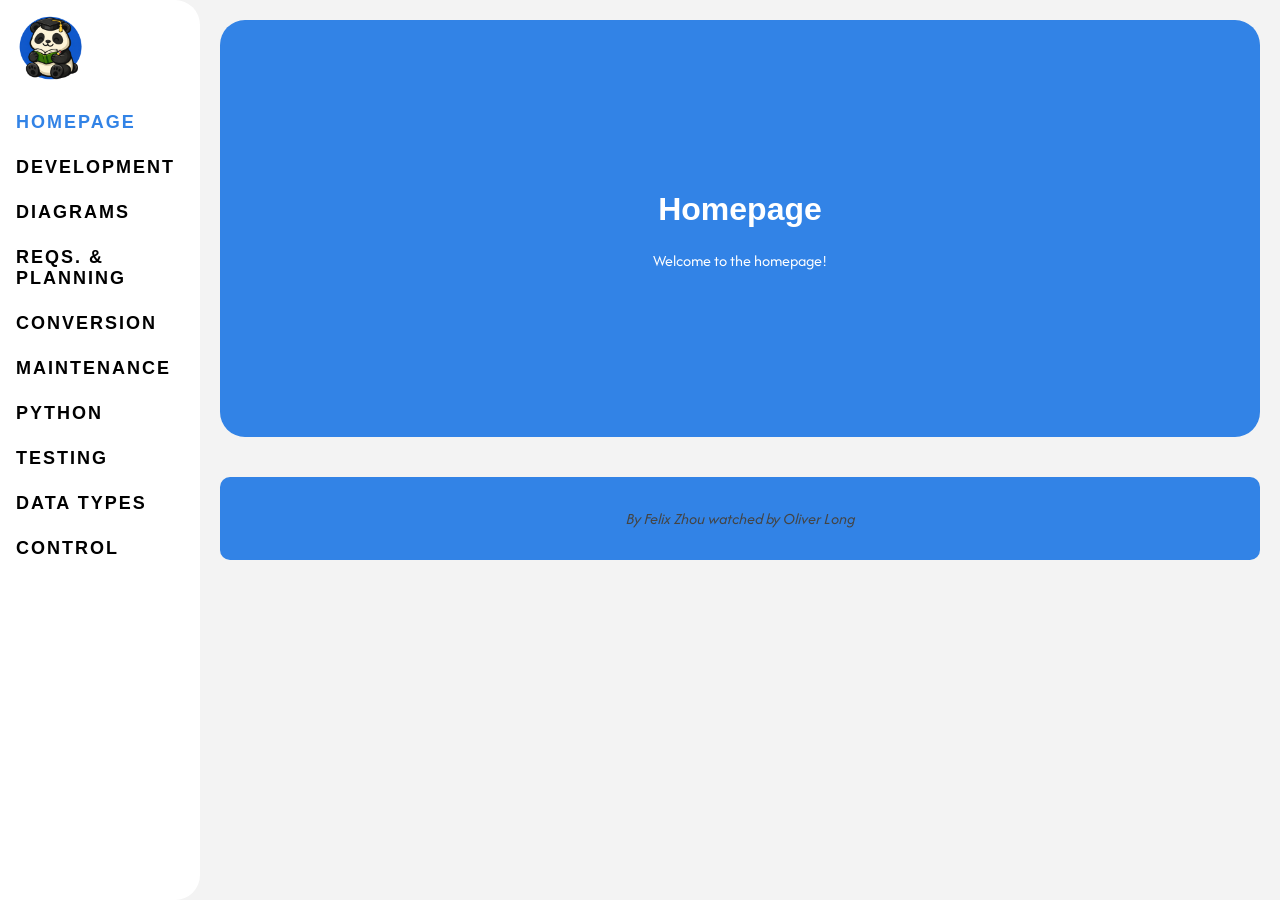
<file: index.html>
<!DOCTYPE html>
<html lang="en">
<head>
    <meta charset="UTF-8">
    <meta name="viewport" content="width=device-width, initial-scale=1.0">
    <title>Homepage</title>
    <link rel="stylesheet" href="Stylesheet.css">
    <link href='https://fonts.googleapis.com/css?family=Bubblegum Sans' rel='stylesheet'>
    <link href="https://fonts.googleapis.com/css2?family=Afacad:wght@400;700&display=swap" rel="stylesheet">
</head>
<body>
    
    <ul class="sidebar">
        <img src="Images/Study-Panda.png" id="logo" alt="Website Logo">
        <li><a class="active" href="index.html"><strong>Homepage</strong></a></li>
        <li><a href="Development.html"><strong>Development</strong></a></li>
        <li><a href="Diagrams.html"><strong>Diagrams</strong></a></li>
        <li><a href="Requirement+projectplanning.html"><strong>Reqs. & Planning</strong></a></li>
        <li><a href="Conversion.html"><strong>Conversion</strong></a></li>
        <li><a href="Maintenance.html"><strong>Maintenance</strong></a></li>
        <li><a href="Python.html"><strong>Python</strong></a></li>
        <li><a href="Testing.html"><strong>Testing</strong></a></li>
        <li><a href="Data-Types.html"><strong>Data Types</strong></a></li>
        <li><a href="Control.html"><strong>Control</strong></a></li>
    </ul>

    <div class="main-content">
        <header id="header">
            <h1>Homepage</h1>
            <p style="color: white;">Welcome to the homepage!</p>
        </header>


        <footer id="footer">
            <p>By Felix Zhou watched by Oliver Long</p>
        </footer>
    </div>

</body>
</html>
</file>
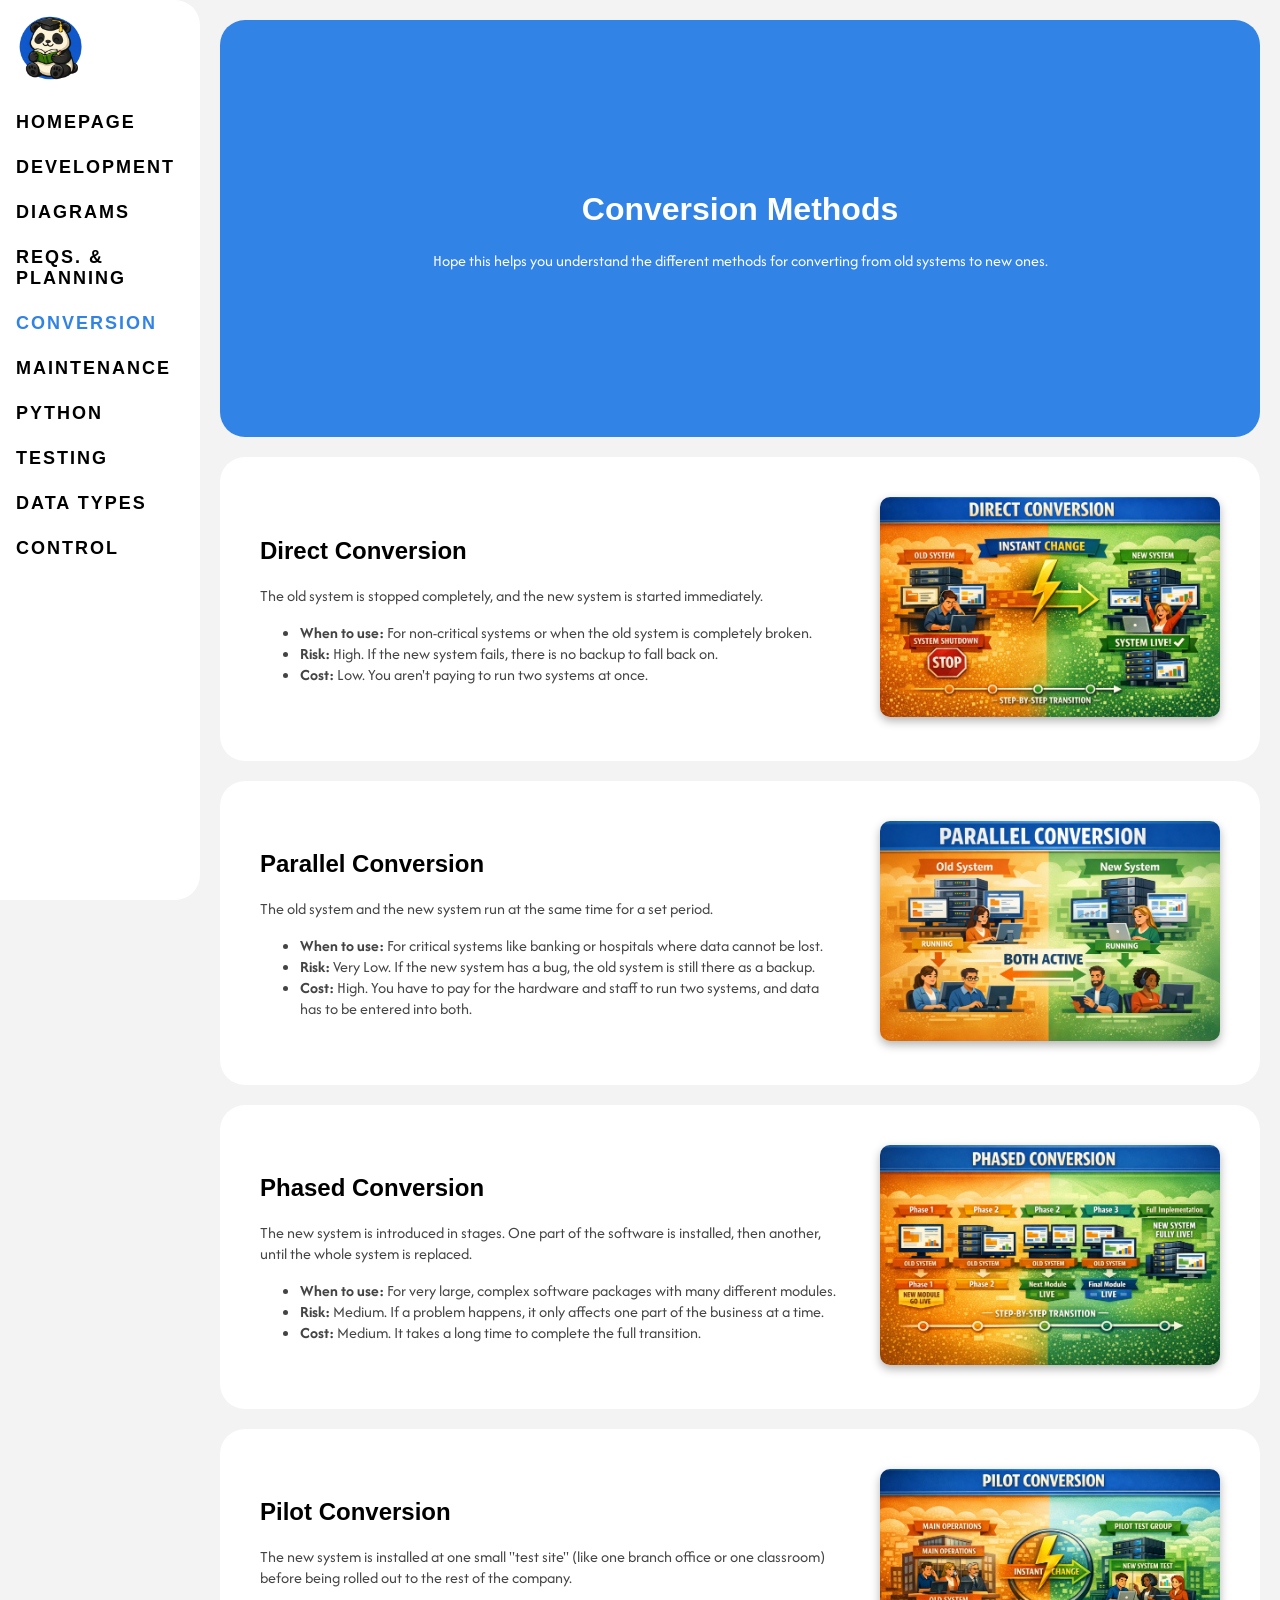
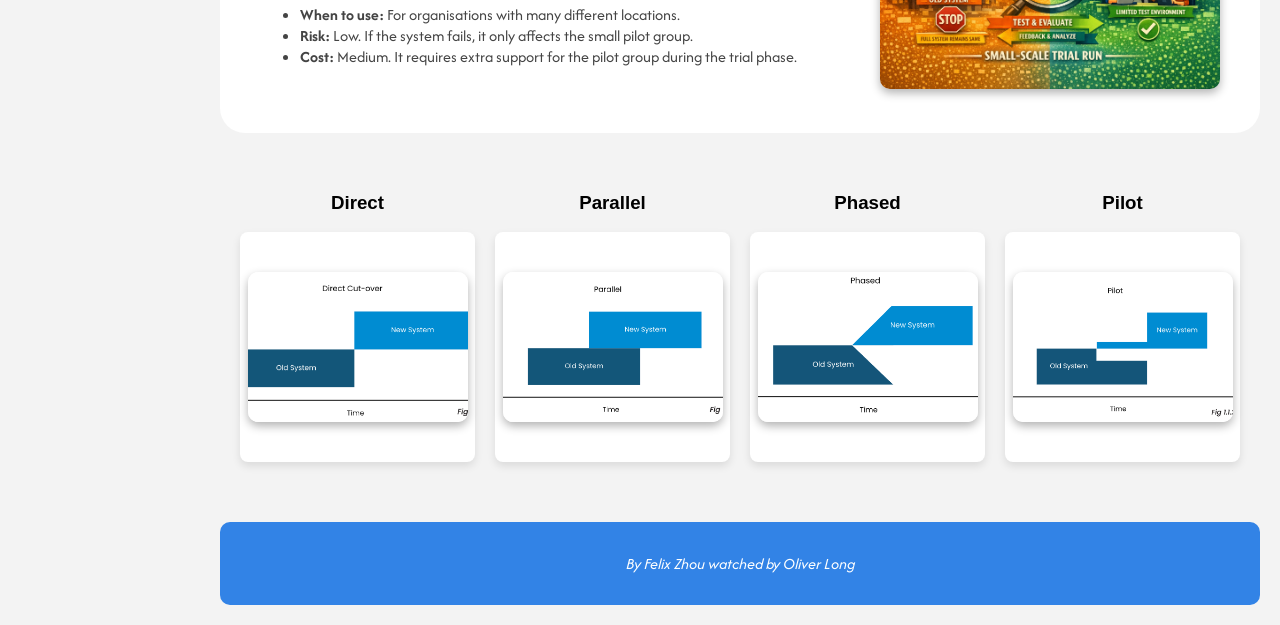
<file: Conversion.html>
<!DOCTYPE html>
<html lang="en">
<head>
    <meta charset="UTF-8">
    <meta name="viewport" content="width=device-width, initial-scale=1.0">
    <title>Consersion Methods</title>
    <link rel="stylesheet" href="Stylesheet.css">
    <link href="https://fonts.googleapis.com/css2?family=Afacad:wght@400;700&display=swap" rel="stylesheet">
</head>
<body>
    
    <ul class="sidebar">
        <img src="Images/Study-Panda.png" id="logo" alt="Website Logo">
        <li><a href="index.html"><strong>Homepage</strong></a></li>
        <li><a href="Development.html"><strong>Development</strong></a></li>
        <li><a href="Diagrams.html"><strong>Diagrams</strong></a></li>
        <li><a href="Requirement+projectplanning.html"><strong>Reqs. & Planning</strong></a></li>
        <li><a class="active" href="Conversion.html"><strong>Conversion</strong></a></li>
        <li><a href="Maintenance.html"><strong>Maintenance</strong></a></li>
        <li><a href="Python.html"><strong>Python</strong></a></li>
        <li><a href="Testing.html"><strong>Testing</strong></a></li>
        <li><a href="Data-Types.html"><strong>Data Types</strong></a></li>
        <li><a href="Control.html"><strong>Control</strong></a></li>
    </ul>

    <div class="main-content">
        <header id="header">
            <h1>Conversion Methods</h1>
            <p style="color: white;">Hope this helps you understand the different methods for converting from old systems to new ones.</p>
        </header>

        <section id="Information-section">
        <div class="flex-container">
        <div class="text-content">
            <h2>Direct Conversion</h2>
            <p>The old system is stopped completely, and the new system is started immediately.</p>
            <ul>
                <li><strong>When to use:</strong> For non-critical systems or when the old system is completely broken.</li>
                <li><strong>Risk:</strong> High. If the new system fails, there is no backup to fall back on.</li>
                <li><strong>Cost:</strong> Low. You aren't paying to run two systems at once.</li>
            </ul>
        </div>
        <div class="image-content">
            <img src="Images/Direct.png" id="Conversion-img" alt="Direct Conversion Diagram">
        </div>
        </div>
        </section>      

        <section id="Information-section">
        <div class="flex-container">
        <div class="text-content">
            <h2>Parallel Conversion</h2>
            <p>The old system and the new system run at the same time for a set period.</p>
            <ul>
                <li><strong>When to use:</strong> For critical systems like banking or hospitals where data cannot be lost.</li>
                <li><strong>Risk:</strong> Very Low. If the new system has a bug, the old system is still there as a backup.</li>
                <li><strong>Cost:</strong> High. You have to pay for the hardware and staff to run two systems, and data has to be entered into both.</li>
            </ul>
            </div>
        <div class="image-content">
            <img src="Images/Parallel.png" id="Conversion-img" alt="Parallel Conversion Diagram">
        </div>
        </div>
        </section>

        <section id="Information-section">
        <div class="flex-container">
        <div class="text-content">
            <h2>Phased Conversion</h2>
            <p>The new system is introduced in stages. One part of the software is installed, then another, until the whole system is replaced.</p>
            <ul>
                <li><strong>When to use:</strong> For very large, complex software packages with many different modules.</li>
                <li><strong>Risk:</strong> Medium. If a problem happens, it only affects one part of the business at a time.</li>
                <li><strong>Cost:</strong> Medium. It takes a long time to complete the full transition.</li>
            </ul>
        </div>
        <div class="image-content">
            <img src="Images/Phased.png" id="Conversion-img" alt="Phased Conversion Diagram">
        </div>
        </div>
        </section>

        <section id="Information-section">
        <div class="flex-container">
        <div class="text-content">
            <h2>Pilot Conversion</h2>
            <p>The new system is installed at one small "test site" (like one branch office or one classroom) before being rolled out to the rest of the company.</p>
            <ul>
                <li><strong>When to use:</strong> For organisations with many different locations.</li>
                <li><strong>Risk:</strong> Low. If the system fails, it only affects the small pilot group.</li>
                <li><strong>Cost:</strong> Medium. It requires extra support for the pilot group during the trial phase.</li>
            </ul>
        </div>
        <div class="image-content">
            <img src="Images/Pilot.png" id="Conversion-img" alt="Pilot Conversion Diagram">
        </div>
        </div>
        </section>

        <section id="conversion-diagrams">
        <div class="boxes-wrapper">
        <div class="boxes-item">
            <h3>Direct</h3>
            <div class="white-container">
                <img src="Images/Direct-Diagram.png" id="Conversion2-img" alt="Direct Conversion Diagram">
            </div>
        </div>

        <div class="boxes-item">
            <h3>Parallel</h3>
            <div class="white-container">
                <img src="Images/Parallel-Diagram.png" id="Conversion2-img" alt="Parallel Conversion Diagram">
            </div>
        </div>

        <div class="boxes-item">
            <h3>Phased</h3>
            <div class="white-container">
                <img src="Images/Phased-Diagram.png" id="Conversion2-img"alt="Phased Conversion Diagram">
            </div>
        </div>

        <div class="boxes-item">
            <h3>Pilot</h3>
            <div class="white-container">
                <img src="Images/Pilot-Diagram.png" id="Conversion2-img" alt="Pilot Conversion Diagram">
            </div>
        </div>

        </div>
        </section>

        <footer id="footer">
            <p style="color: white;">By Felix Zhou watched by Oliver Long</p>
        </footer>
    </div>

</body>
</html>
</file>
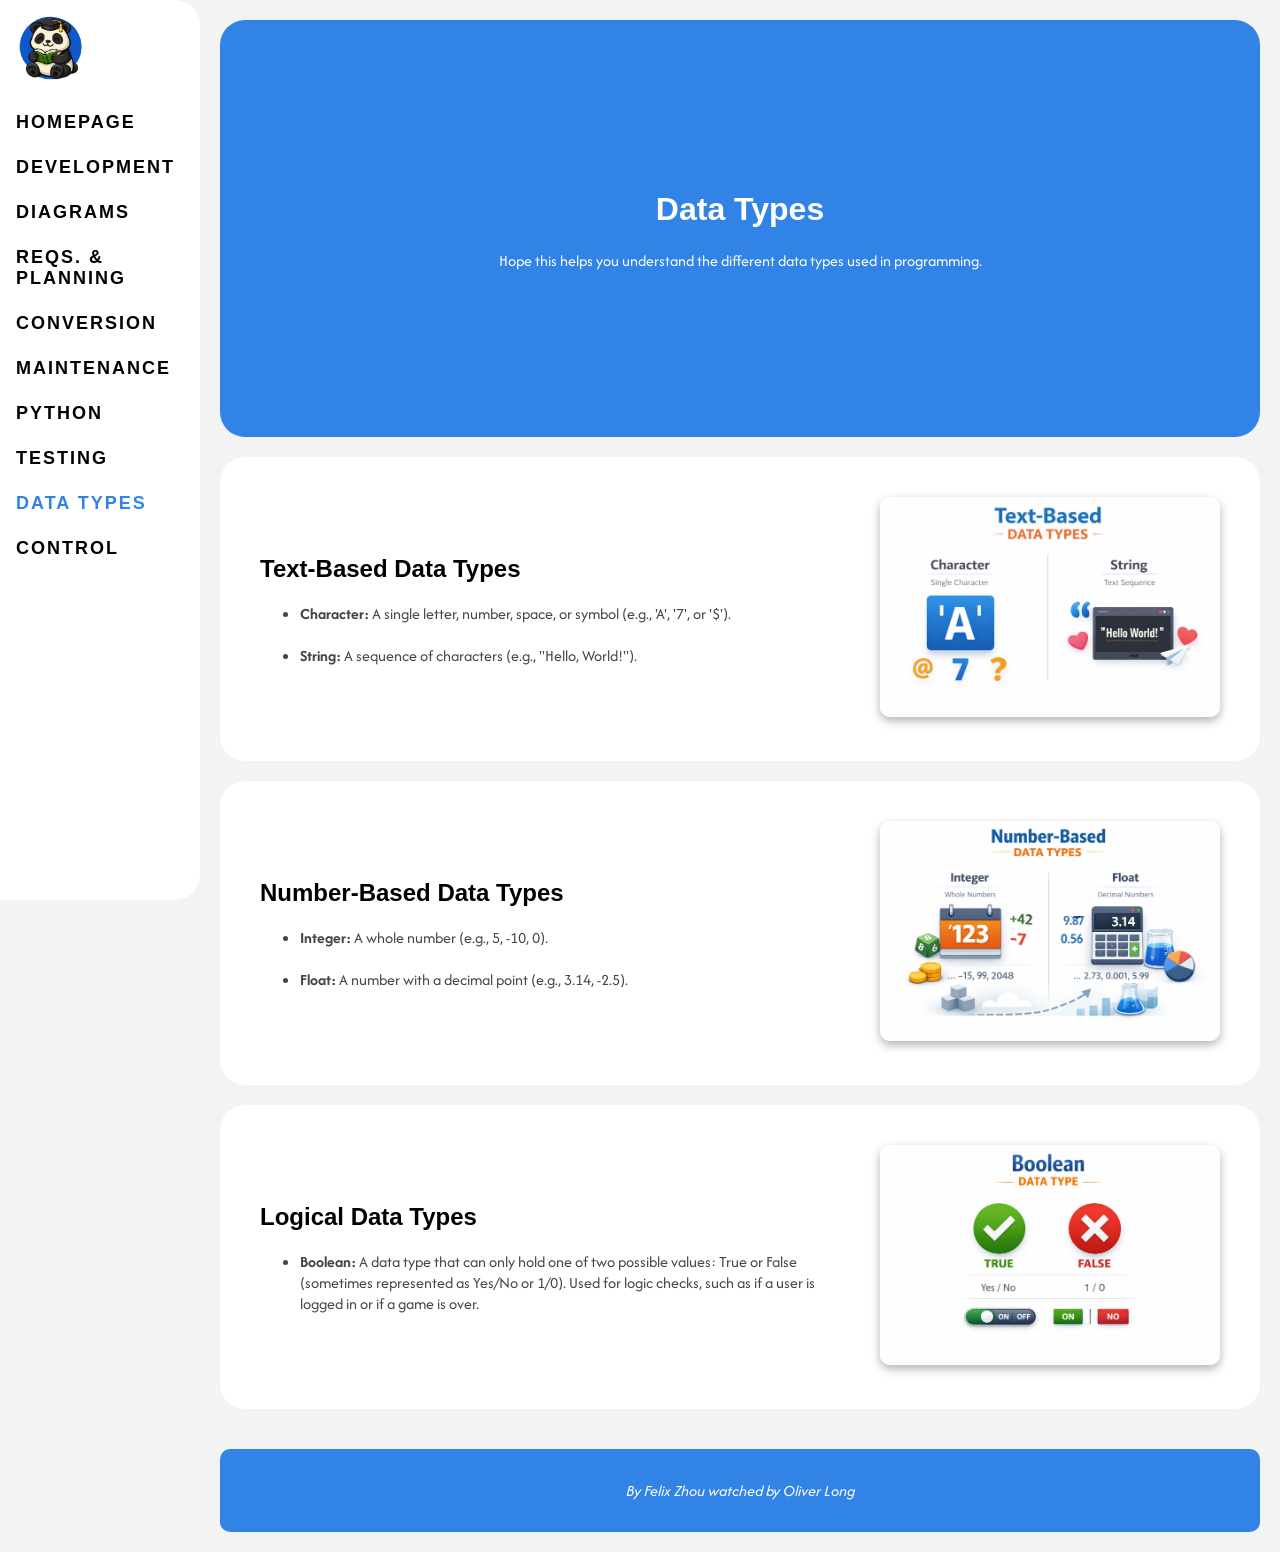
<file: Data-Types.html>
<!DOCTYPE html>
<html lang="en">
<head>
    <meta charset="UTF-8">
    <meta name="viewport" content="width=device-width, initial-scale=1.0">
    <title>Data Types</title>
    <link rel="stylesheet" href="Stylesheet.css">
    <link href="https://fonts.googleapis.com/css2?family=Afacad:wght@400;700&display=swap" rel="stylesheet">
</head>
<body>
    
    <ul class="sidebar">
        <img src="Images/Study-Panda.png" id="logo" alt="Website Logo">
        <li><a href="index.html"><strong>Homepage</strong></a></li>
        <li><a href="Development.html"><strong>Development</strong></a></li>
        <li><a href="Diagrams.html"><strong>Diagrams</strong></a></li>
        <li><a href="Requirement+projectplanning.html"><strong>Reqs. & Planning</strong></a></li>
        <li><a href="Conversion.html"><strong>Conversion</strong></a></li>
        <li><a href="Maintenance.html"><strong>Maintenance</strong></a></li>
        <li><a href="Python.html"><strong>Python</strong></a></li>
        <li><a href="Testing.html"><strong>Testing</strong></a></li>
        <li><a class="active" href="Data-Types.html"><strong>Data Types</strong></a></li>
        <li><a href="Control.html"><strong>Control</strong></a></li>
    </ul>

    <div class="main-content">
        <header id="header">
            <h1>Data Types</h1>
            <p style="color: white;">Hope this helps you understand the different data types used in programming.</p>
        </header>

        <section id="Information-section">
        <div class="flex-container">
        <div class="text-content">
            <h2>Text-Based Data Types</h2>
            <ul>
                <li><strong>Character:</strong> A single letter, number, space, or symbol (e.g., 'A', '7', or '$').</li>
                <br>
                <li><strong>String:</strong> A sequence of characters (e.g., "Hello, World!").</li>
            </ul>
        </div>
        <div class="image-content">
            <img src="Images/Text-Based.png" id="Req-img" alt="Text-Based Data Types Diagram">
        </div>
        </div>
        </section>      

        <section id="Information-section">
        <div class="flex-container">
        <div class="text-content">
            <h2>Number-Based Data Types</h2>
            <ul>
                <li><strong>Integer:</strong> A whole number (e.g., 5, -10, 0).</li>
                <br>
                <li><strong>Float:</strong> A number with a decimal point (e.g., 3.14, -2.5).</li>
            </ul>
            </div>
        <div class="image-content">
            <img src="Images/Number-Based.png" id="Req-img" alt="Number-Based Data Types Diagram">
        </div>
        </div>
        </section>

        <section id="Information-section">
        <div class="flex-container">
        <div class="text-content">
            <h2>Logical Data Types</h2>
            <ul>
                <li><strong>Boolean:</strong> A data type that can only hold one of two possible values: True or False (sometimes represented as Yes/No or 1/0). Used for logic checks, such as if a user is logged in or if a game is over.</li>
            </ul>
        </div>
        <div class="image-content">
            <img src="Images/Boolean.png" id="Req-img" alt="Boolean Data Type Diagram">
        </div>
        </div>
        </section>

        <footer id="footer">
            <p style="color: white;">By Felix Zhou watched by Oliver Long</p>
        </footer>
    </div>

</body>
</html>
</file>
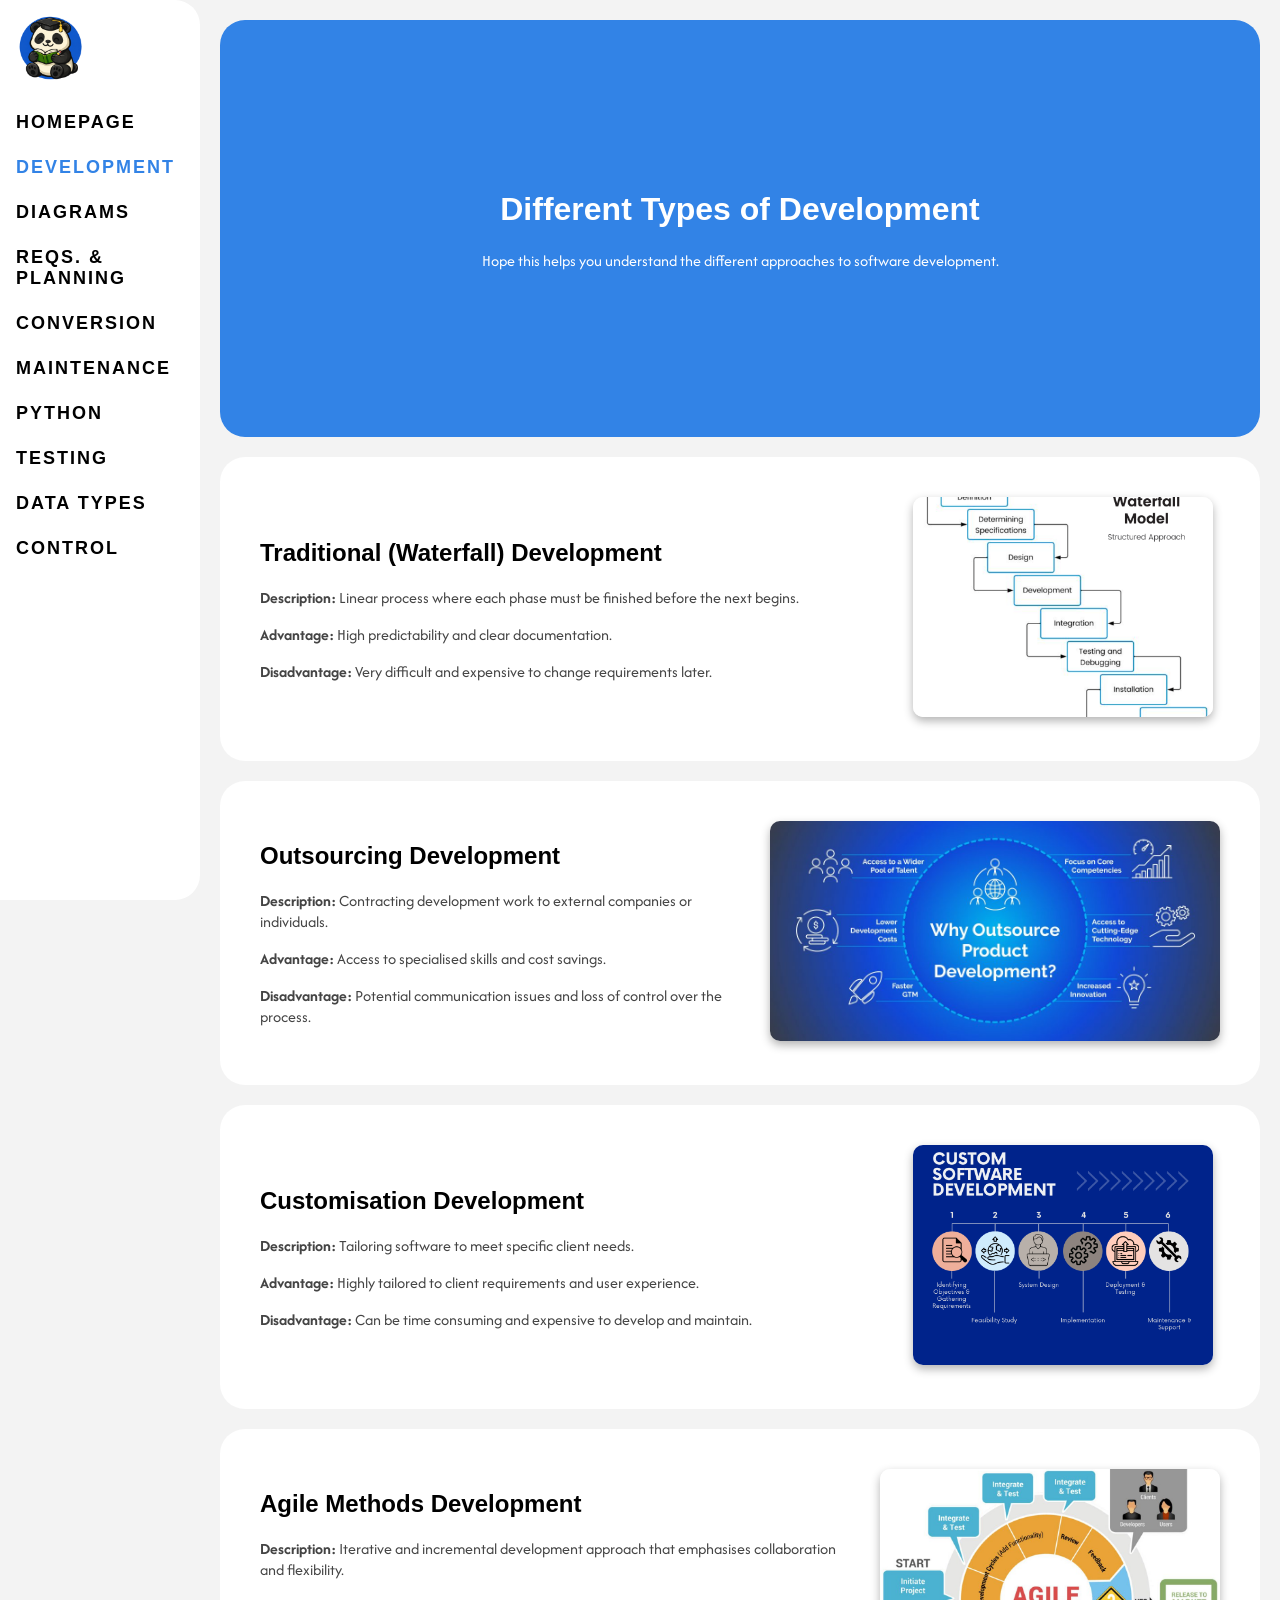
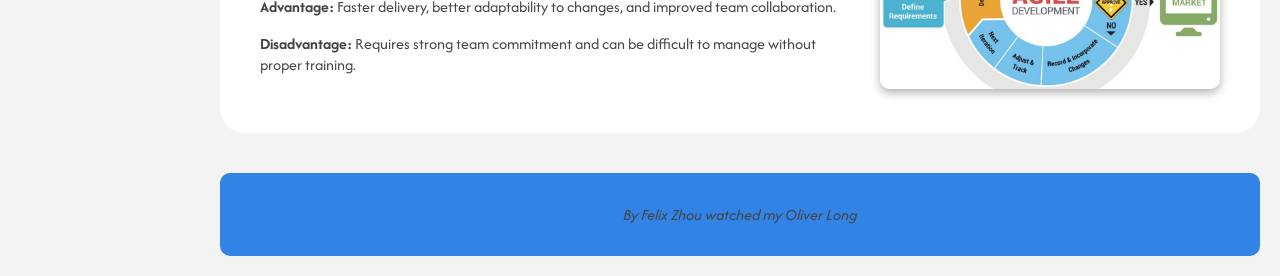
<file: Development.html>
<!DOCTYPE html>
<html lang="en">
<head>
    <meta charset="UTF-8">
    <meta name="viewport" content="width=device-width, initial-scale=1.0">
    <title>Different Types of Development</title>
    <link rel="stylesheet" href="Stylesheet.css">
    <link href="https://fonts.googleapis.com/css2?family=Afacad:wght@400;700&display=swap" rel="stylesheet">
</head>
<body>
    
    <ul class="sidebar">
        <img src="Images/Study-Panda.png" id="logo" alt="Website Logo">
        <li><a href="index.html"><strong>Homepage</strong></a></li>
        <li><a class="active" href="Development.html"><strong>Development</strong></a></li>
        <li><a href="Diagrams.html"><strong>Diagrams</strong></a></li>
        <li><a href="Requirement+projectplanning.html"><strong>Reqs. & Planning</strong></a></li>
        <li><a href="Conversion.html"><strong>Conversion</strong></a></li>
        <li><a href="Maintenance.html"><strong>Maintenance</strong></a></li>
        <li><a href="Python.html"><strong>Python</strong></a></li>
        <li><a href="Testing.html"><strong>Testing</strong></a></li>
        <li><a href="Data-Types.html"><strong>Data Types</strong></a></li>
        <li><a href="Control.html"><strong>Control</strong></a></li>
    </ul>

    <div class="main-content">
        <header id="header">
            <h1>Different Types of Development</h1>
            <p style="color: white;">Hope this helps you understand the different approaches to software development.</p>
        </header>

        <section id="Information-section">
        <div class="flex-container">
        <div class="text-content">
            <h2>Traditional (Waterfall) Development</h2>
            <p><strong>Description:</strong> Linear process where each phase must be finished before the next begins.</p>
            <p><strong>Advantage:</strong> High predictability and clear documentation.</p>
            <p><strong>Disadvantage:</strong> Very difficult and expensive to change requirements later.</p>
            </div>
        <div class="image-content">
            <img src="Images/Waterfall.png" id="waterfall-img" alt="Waterfall Model Diagram">
        </div>
        </div>
        </section>

        <section id="Information-section">
        <div class="flex-container">
        <div class="text-content">
            <h2>Outsourcing Development</h2>
            <p><strong>Description:</strong> Contracting development work to external companies or individuals.</p>
            <p><strong>Advantage:</strong> Access to specialised skills and cost savings.</p>
            <p><strong>Disadvantage:</strong> Potential communication issues and loss of control over the process.</p>
            </div>
        <div class="image-content">
            <img src="Images/Outsourcing.jpg" id="outsourcing-img" alt="Outsourcing Development Diagram">
        </div>
        </div>
        </section>

        <section id="Information-section">
        <div class="flex-container">
        <div class="text-content">
            <h2>Customisation Development</h2>
            <p><strong>Description:</strong> Tailoring software to meet specific client needs.</p>
            <p><strong>Advantage:</strong> Highly tailored to client requirements and user experience.</p>
            <p><strong>Disadvantage:</strong> Can be time consuming and expensive to develop and maintain.</p>
           </div>
        <div class="image-content">
            <img src="Images/Custom.png" id="customisation-img" alt="Customisation Development Diagram">
        </div>
        </div>
        </section>

        <section id="Information-section">
        <div class="flex-container">
        <div class="text-content">
            <h2>Agile Methods Development</h2>
            <p><strong>Description:</strong> Iterative and incremental development approach that emphasises collaboration and flexibility.</p>
            <p><strong>Advantage:</strong> Faster delivery, better adaptability to changes, and improved team collaboration.</p>
            <p><strong>Disadvantage:</strong> Requires strong team commitment and can be difficult to manage without proper training.</p>
           </div>
        <div class="image-content">
            <img src="Images/Agile.jpg" id="agile-img" alt="Agile Methods Development Diagram">
        </div>
        </div>
        </section>

        <footer id="footer">
            <p>By Felix Zhou watched my Oliver Long</p>
        </footer>
    </div>

</body>
</html>
</file>
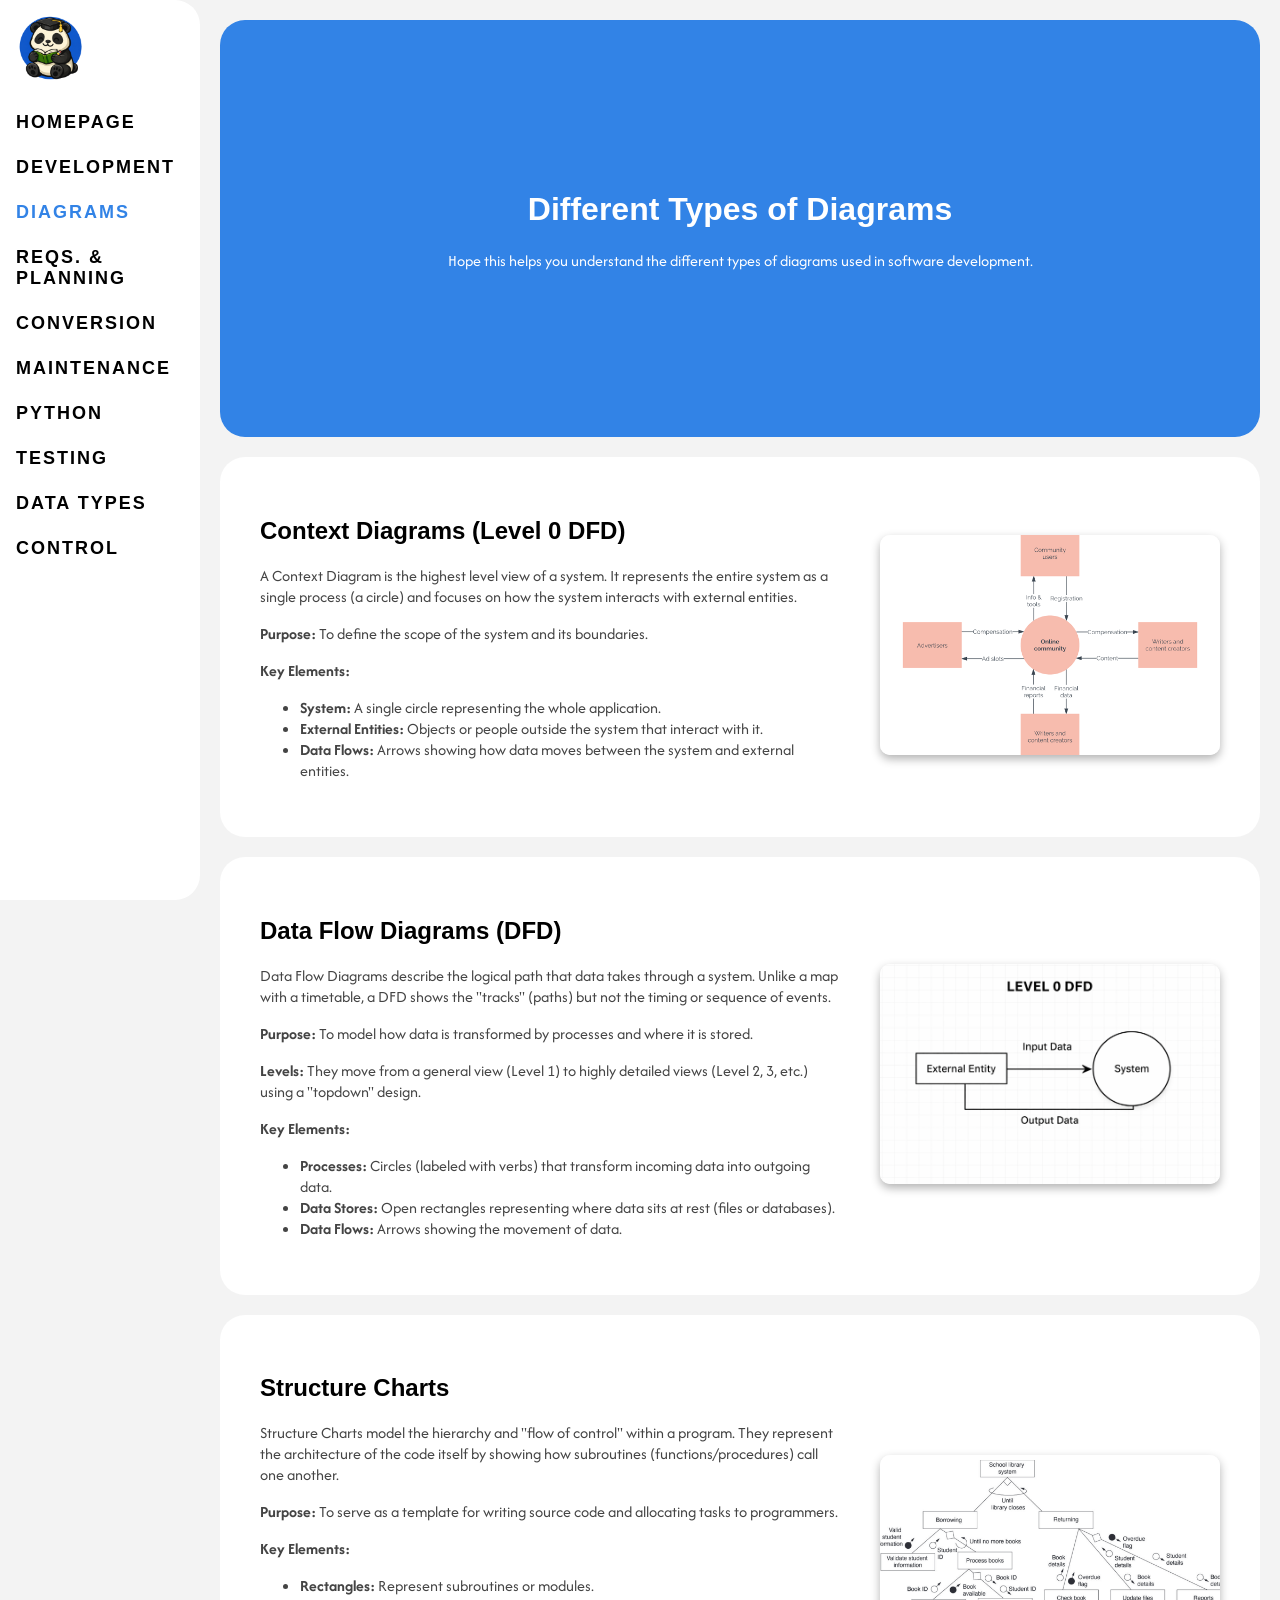
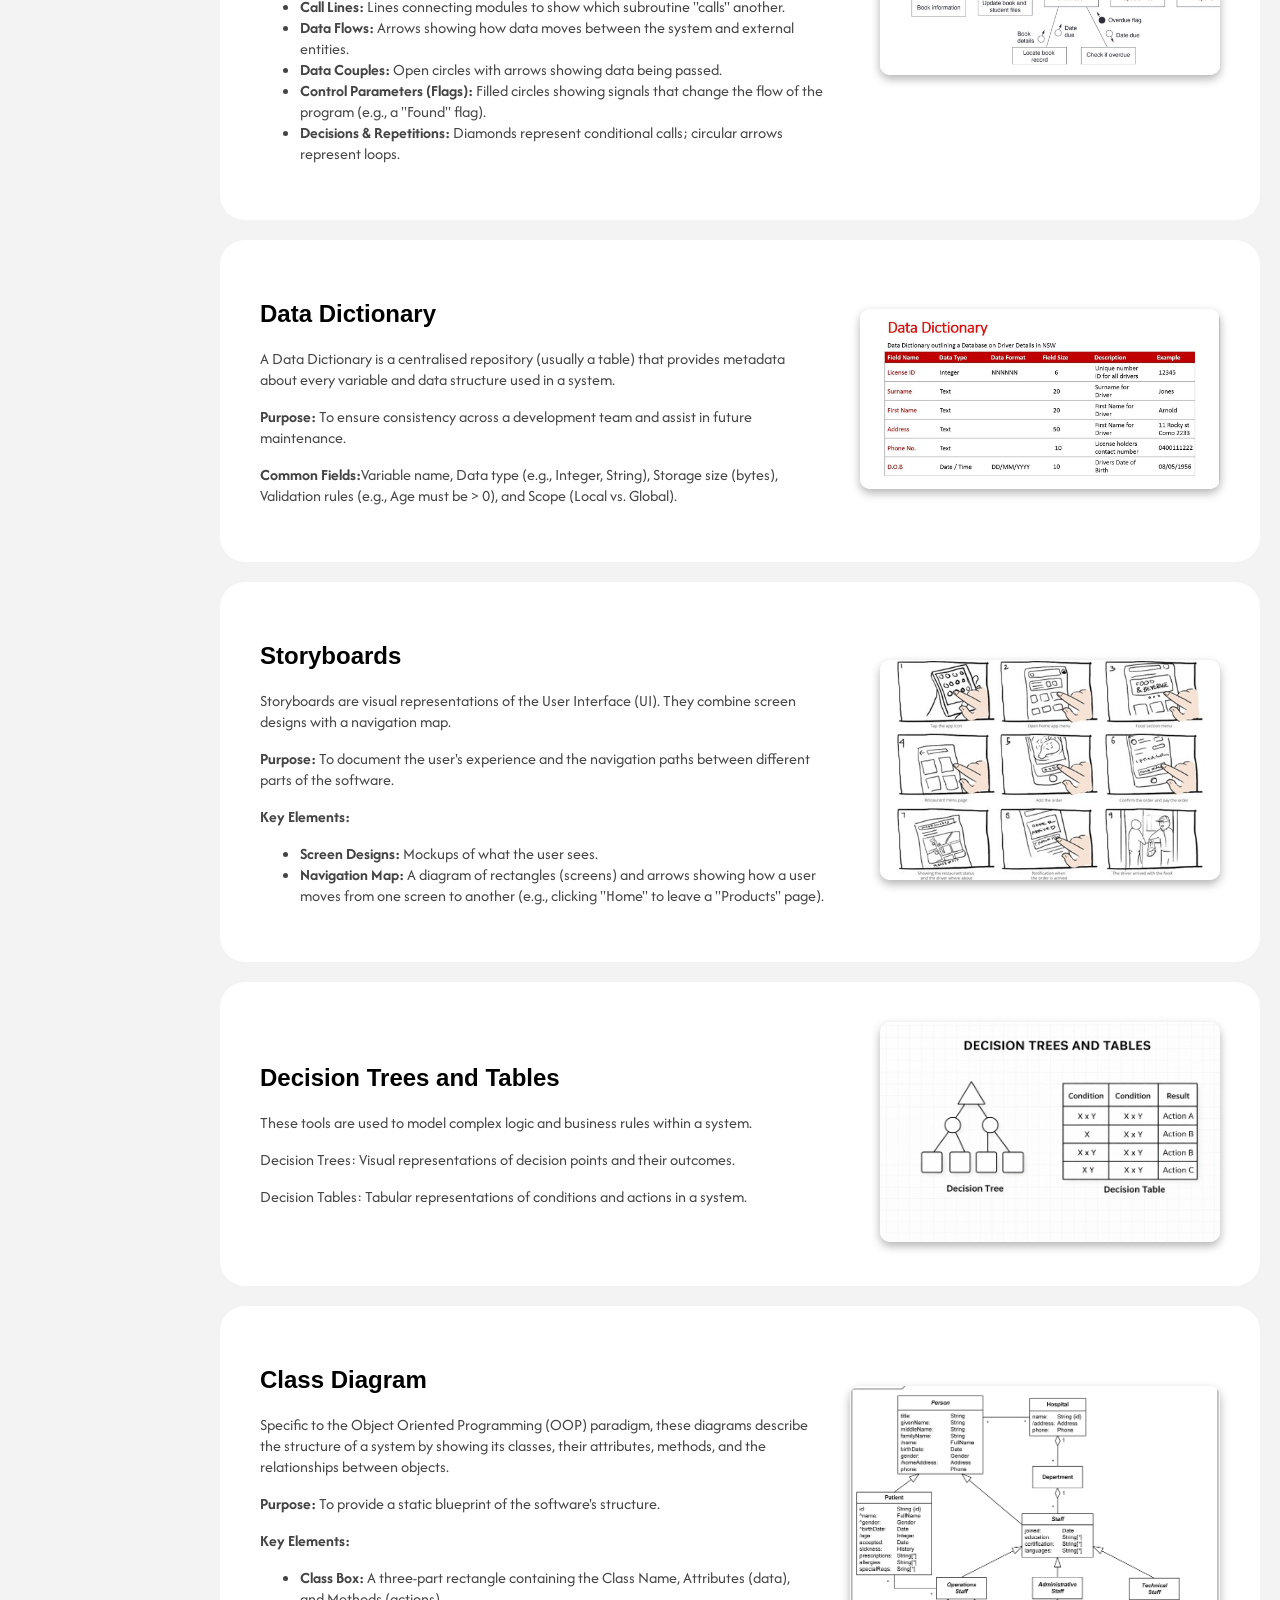
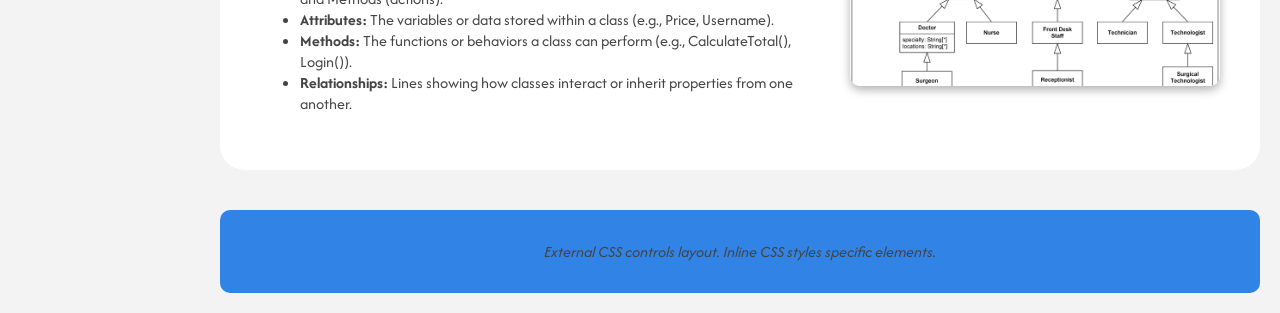
<file: Diagrams.html>
<!DOCTYPE html>
<html lang="en">
<head>
    <meta charset="UTF-8">
    <meta name="viewport" content="width=device-width, initial-scale=1.0">
    <title>Different Types of Diagrams</title>
    <link rel="stylesheet" href="Stylesheet.css">
    <link href='https://fonts.googleapis.com/css?family=Bubblegum Sans' rel='stylesheet'>
    <link href="https://fonts.googleapis.com/css2?family=Afacad:wght@400;700&display=swap" rel="stylesheet">
</head>
<body>
    
    <ul class="sidebar">
        <img src="Images/Study-Panda.png" id="logo" alt="Website Logo">
        <li><a href="index.html"><strong>Homepage</strong></a></li>
        <li><a href="Development.html"><strong>Development</strong></a></li>
        <li><a class="active" href="Diagrams.html"><strong>Diagrams</strong></a></li>
        <li><a href="Requirement+projectplanning.html"><strong>Reqs. & Planning</strong></a></li>
        <li><a href="Conversion.html"><strong>Conversion</strong></a></li>
        <li><a href="Maintenance.html"><strong>Maintenance</strong></a></li>
        <li><a href="Python.html"><strong>Python</strong></a></li>
        <li><a href="Testing.html"><strong>Testing</strong></a></li>
        <li><a href="Data-Types.html"><strong>Data Types</strong></a></li>
        <li><a href="Control.html"><strong>Control</strong></a></li>
    </ul>

    <div class="main-content">
        <header id="header">
            <h1>Different Types of Diagrams</h1>
            <p style="color: white;">Hope this helps you understand the different types of diagrams used in software development.</p>
        </header>

        <section id="Information-section">
        <div class="flex-container">
        <div class="text-content">
            <h2>Context Diagrams (Level 0 DFD)</h2>
            <p>A Context Diagram is the highest level view of a system. It represents the entire system as a single process (a circle) and focuses on how the system interacts with external entities.</p>
            <p><strong>Purpose:</strong> To define the scope of the system and its boundaries.</p>
            <p><strong>Key Elements:</strong></p>
            <ul>
            <li><strong>System:</strong> A single circle representing the whole application.</li>
            <li><strong>External Entities:</strong> Objects or people outside the system that interact with it.</li>
            <li><strong>Data Flows:</strong> Arrows showing how data moves between the system and external entities.</li>
            </ul>
            </div>
        <div class="image-content">
            <img src="Images/Context.jpg" id="Diagram-img" alt="Context Diagram">
        </div>
        </div>
        </section>

        <section id="Information-section">
        <div class="flex-container">
        <div class="text-content">
           <h2>Data Flow Diagrams (DFD)</h2>
            <p>Data Flow Diagrams describe the logical path that data takes through a system. Unlike a map with a timetable, a DFD shows the "tracks" (paths) but not the timing or sequence of events.</p>
            <p><strong>Purpose:</strong> To model how data is transformed by processes and where it is stored.</p>
            <p><strong>Levels:</strong> They move from a general view (Level 1) to highly detailed views (Level 2, 3, etc.) using a "topdown" design.</p>
            <p><strong>Key Elements:</strong></p>
            <ul>
            <li><strong>Processes:</strong> Circles (labeled with verbs) that transform incoming data into outgoing data.</li>
            <li><strong>Data Stores:</strong> Open rectangles representing where data sits at rest (files or databases).</li>
            <li><strong>Data Flows:</strong> Arrows showing the movement of data.</li>
            </ul>
            </div>
        <div class="image-content">
            <img src="Images/Level0DFD.png" id="Diagram-img" alt="Data Flow Diagram">
        </div>
        </div>
        </section>

        <section id="Information-section">
        <div class="flex-container">
        <div class="text-content">
            <h2>Structure Charts</h2>
            <p>Structure Charts model the hierarchy and "flow of control" within a program. They represent the architecture of the code itself by showing how subroutines (functions/procedures) call one another.</p>
            <p><strong>Purpose:</strong> To serve as a template for writing source code and allocating tasks to programmers.</p>
            <p><strong>Key Elements:</strong></p>
            <ul>
            <li><strong>Rectangles:</strong> Represent subroutines or modules.</li>
            <li><strong>Call Lines:</strong> Lines connecting modules to show which subroutine "calls" another.</li>
            <li><strong>Data Flows:</strong> Arrows showing how data moves between the system and external entities.</li>
            <li><strong>Data Couples:</strong> Open circles with arrows showing data being passed.</li>
            <li><strong>Control Parameters (Flags):</strong> Filled circles showing signals that change the flow of the program (e.g., a "Found" flag).</li>
            <li><strong>Decisions & Repetitions:</strong> Diamonds represent conditional calls; circular arrows represent loops.</li>
            </ul>
            </div>
        <div class="image-content">
            <img src="Images/Structure.png" id="Diagram-img" alt="Structure Chart">
        </div>
        </div>
        </section>

        <section id="Information-section">
        <div class="flex-container">
        <div class="text-content">
            <h2>Data Dictionary</h2>
            <p>A Data Dictionary is a centralised repository (usually a table) that provides metadata about every variable and data structure used in a system.</p>
            <p><strong>Purpose:</strong> To ensure consistency across a development team and assist in future maintenance.</p>
            <p><strong>Common Fields:</strong>Variable name, Data type (e.g., Integer, String), Storage size (bytes), Validation rules (e.g., Age must be > 0), and Scope (Local vs. Global).   </p>
            </div>
        <div class="image-content">
            <img src="Images/DDictionary.jpg" id="DDictionary-img" alt="Data Dictionary">
        </div>
        </div>
        </section>

        <section id="Information-section">
        <div class="flex-container">
        <div class="text-content">
           <h2>Storyboards</h2>
            <p>Storyboards are visual representations of the User Interface (UI). They combine screen designs with a navigation map.</p>
            <p><strong>Purpose:</strong> To document the user's experience and the navigation paths between different parts of the software.</p>
            <p><strong>Key Elements:</strong></p>
            <ul>
            <li><strong>Screen Designs:</strong> Mockups of what the user sees.</li>
            <li><strong>Navigation Map:</strong> A diagram of rectangles (screens) and arrows showing how a user moves from one screen to another (e.g., clicking "Home" to leave a "Products" page).</li>
            </ul>
            </div>
        <div class="image-content">
            <img src="Images/Storyboard.jpeg" id="Diagram-img" alt="Storyboards">
        </div>
        </div>
        </section>

        <section id="Information-section">
        <div class="flex-container">
        <div class="text-content">
            <h2>Decision Trees and Tables</h2>
            <p>These tools are used to model complex logic and business rules within a system.</p>
            <p>Decision Trees: Visual representations of decision points and their outcomes.</p>
            <p>Decision Tables: Tabular representations of conditions and actions in a system.</p>
            </div>
        <div class="image-content">
            <img src="Images/D&T Diagram.png" id="Diagram-img" alt="Decision Trees and Tables">
        </div>
        </div>
        </section>

        <section id="Information-section">
        <div class="flex-container">
        <div class="text-content">
            <h2>Class Diagram</h2>
            <p>Specific to the Object Oriented Programming (OOP) paradigm, these diagrams describe the structure of a system by showing its classes, their attributes, methods, and the relationships between objects.</p>
            <p><strong>Purpose:</strong> To provide a static blueprint of the software's structure.</p>
            <p><strong>Key Elements:</strong></p>
            <ul>
                <li><strong>Class Box:</strong> A three-part rectangle containing the Class Name, Attributes (data), and Methods (actions).</li>
                <li><strong>Attributes:</strong> The variables or data stored within a class (e.g., Price, Username).</li>
                <li><strong>Methods:</strong> The functions or behaviors a class can perform (e.g., CalculateTotal(), Login()).</li>
                <li><strong>Relationships:</strong> Lines showing how classes interact or inherit properties from one another.</li>
            </div>
        <div class="image-content">
            <img src="Images/Class.png" id="Class-img" alt="Class Diagram">
        </div>
        </div>
        </section>

        <footer id="footer">
            <p>External CSS controls layout. Inline CSS styles specific elements.</p>
        </footer>
    </div>

</body>
</html>
</file>
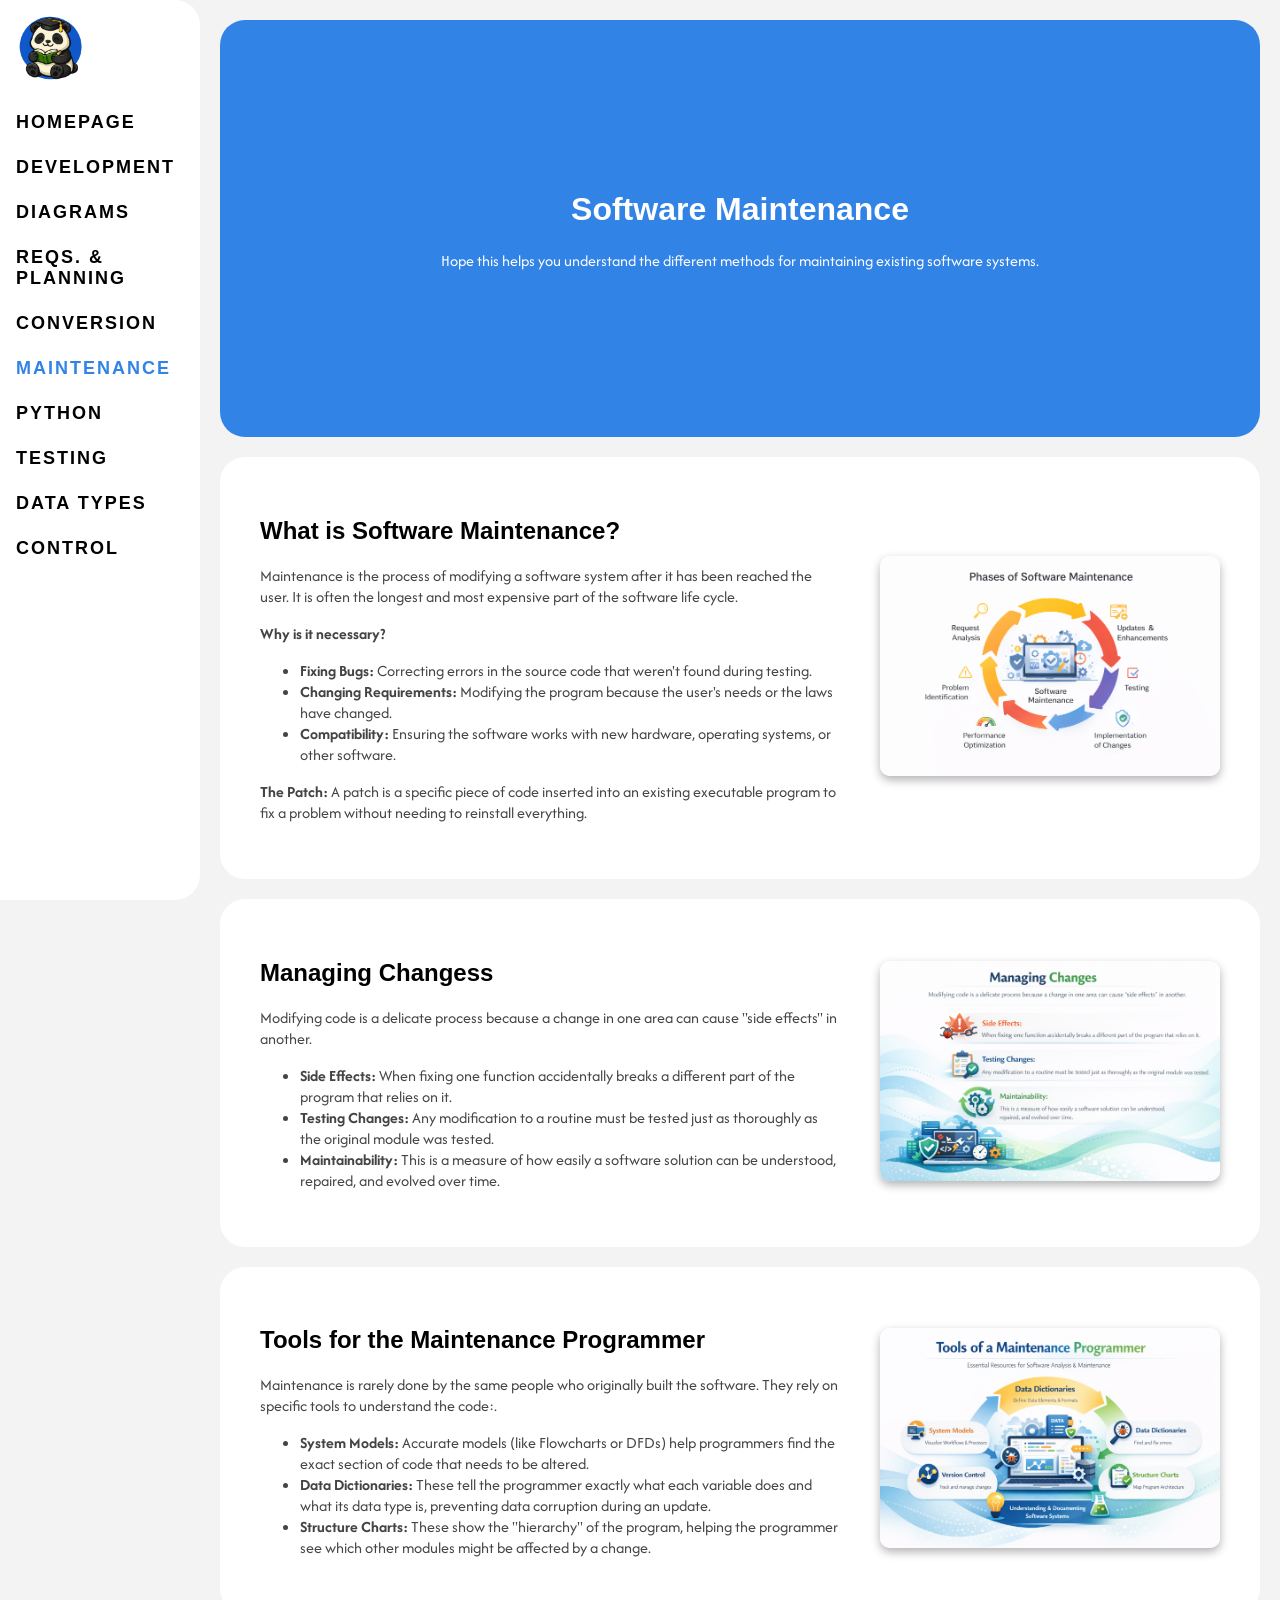
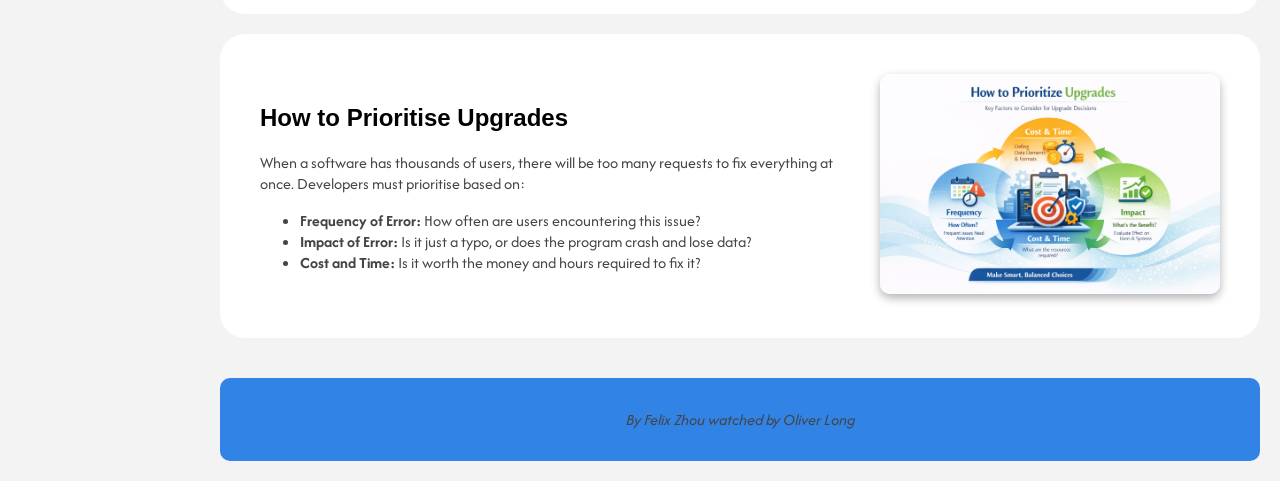
<file: Maintenance.html>
<!DOCTYPE html>
<html lang="en">
<head>
    <meta charset="UTF-8">
    <meta name="viewport" content="width=device-width, initial-scale=1.0">
    <title>Software Maintenance</title>
    <link rel="stylesheet" href="Stylesheet.css">
    <link href="https://fonts.googleapis.com/css2?family=Afacad:wght@400;700&display=swap" rel="stylesheet">
</head>
<body>
    
    <ul class="sidebar">
        <img src="Images/Study-Panda.png" id="logo" alt="Website Logo">
        <li><a href="index.html"><strong>Homepage</strong></a></li>
        <li><a href="Development.html"><strong>Development</strong></a></li>
        <li><a href="Diagrams.html"><strong>Diagrams</strong></a></li>
        <li><a href="Requirement+projectplanning.html"><strong>Reqs. & Planning</strong></a></li>
        <li><a href="Conversion.html"><strong>Conversion</strong></a></li>
        <li><a class="active" href="Maintenance.html"><strong>Maintenance</strong></a></li>
        <li><a href="Python.html"><strong>Python</strong></a></li>
        <li><a href="Testing.html"><strong>Testing</strong></a></li>
        <li><a href="Data-Types.html"><strong>Data Types</strong></a></li>
        <li><a href="Control.html"><strong>Control</strong></a></li>
    </ul>

    <div class="main-content">
        <header id="header">
            <h1>Software Maintenance</h1>
            <p style="color: white;">Hope this helps you understand the different methods for maintaining existing software systems.</p>
        </header>

        <section id="Information-section">
        <div class="flex-container">
        <div class="text-content">
            <h2>What is Software Maintenance?</h2>
            <p>Maintenance is the process of modifying a software system after it has been reached the user. It is often the longest and most expensive part of the software life cycle.</p>
            <p><strong>Why is it necessary?</strong></p>
            <ul>
            <li><strong>Fixing Bugs:</strong> Correcting errors in the source code that weren't found during testing.</li>
            <li><strong>Changing Requirements:</strong> Modifying the program because the user's needs or the laws have changed.</li>
            <li><strong>Compatibility:</strong> Ensuring the software works with new hardware, operating systems, or other software.</li>
            </ul>
            <p><strong>The Patch: </strong>A patch is a specific piece of code inserted into an existing executable program to fix a problem without needing to reinstall everything.</p>
        </div>
        <div class="image-content">
            <img src="Images/Maintenance.png" id="Req-img" alt="Maintenance Diagram">
        </div>
        </div>
        </section>      

        <section id="Information-section">
        <div class="flex-container">
        <div class="text-content">
            <h2>Managing Changess</h2>
            <p>Modifying code is a delicate process because a change in one area can cause "side effects" in another.</p>
            <ul>
            <li><strong>Side Effects:</strong> When fixing one function accidentally breaks a different part of the program that relies on it.</li>
            <li><strong>Testing Changes:</strong> Any modification to a routine must be tested just as thoroughly as the original module was tested.</li>
            <li><strong>Maintainability:</strong> This is a measure of how easily a software solution can be understood, repaired, and evolved over time.</li>
            </ul>
        </div>
        <div class="image-content">
            <img src="Images/Changes.png" id="Req-img" alt="Changes Diagram">
        </div>
        </div>
        </section>

        <section id="Information-section">
        <div class="flex-container">
        <div class="text-content">
            <h2>Tools for the Maintenance Programmer</h2>
            <p>Maintenance is rarely done by the same people who originally built the software. They rely on specific tools to understand the code:.</p>
            <ul>
            <li><strong>System Models:</strong> Accurate models (like Flowcharts or DFDs) help programmers find the exact section of code that needs to be altered.</li>
            <li><strong>Data Dictionaries:</strong> These tell the programmer exactly what each variable does and what its data type is, preventing data corruption during an update.</li>
            <li><strong>Structure Charts:</strong> These show the "hierarchy" of the program, helping the programmer see which other modules might be affected by a change.</li>
            </ul>
           </div>
        <div class="image-content">
            <img src="Images/Tools.png" id="Req-img" alt="Tools for Maintenance Diagram">
        </div>
        </div>
        </section>

        <section id="Information-section">
        <div class="flex-container">
        <div class="text-content">
            <h2>How to Prioritise Upgrades</h2>
            <p>When a software has thousands of users, there will be too many requests to fix everything at once. Developers must prioritise based on:</p>
            <ul>
            <li><strong>Frequency of Error: </strong> How often are users encountering this issue?</li>
            <li><strong>Impact of Error:</strong> Is it just a typo, or does the program crash and lose data?</li>
            <li><strong>Cost and Time:</strong> Is it worth the money and hours required to fix it?</li>
            </ul>
           </div>
        <div class="image-content">
            <img src="Images/Prioritise.png" id="Req-img" alt="Prioritisation Diagram">
        </div>
        </div>
        </section>

        <footer id="footer">
            <p>By Felix Zhou watched by Oliver Long</p>
        </footer>
    </div>

</body>
</html>
</file>
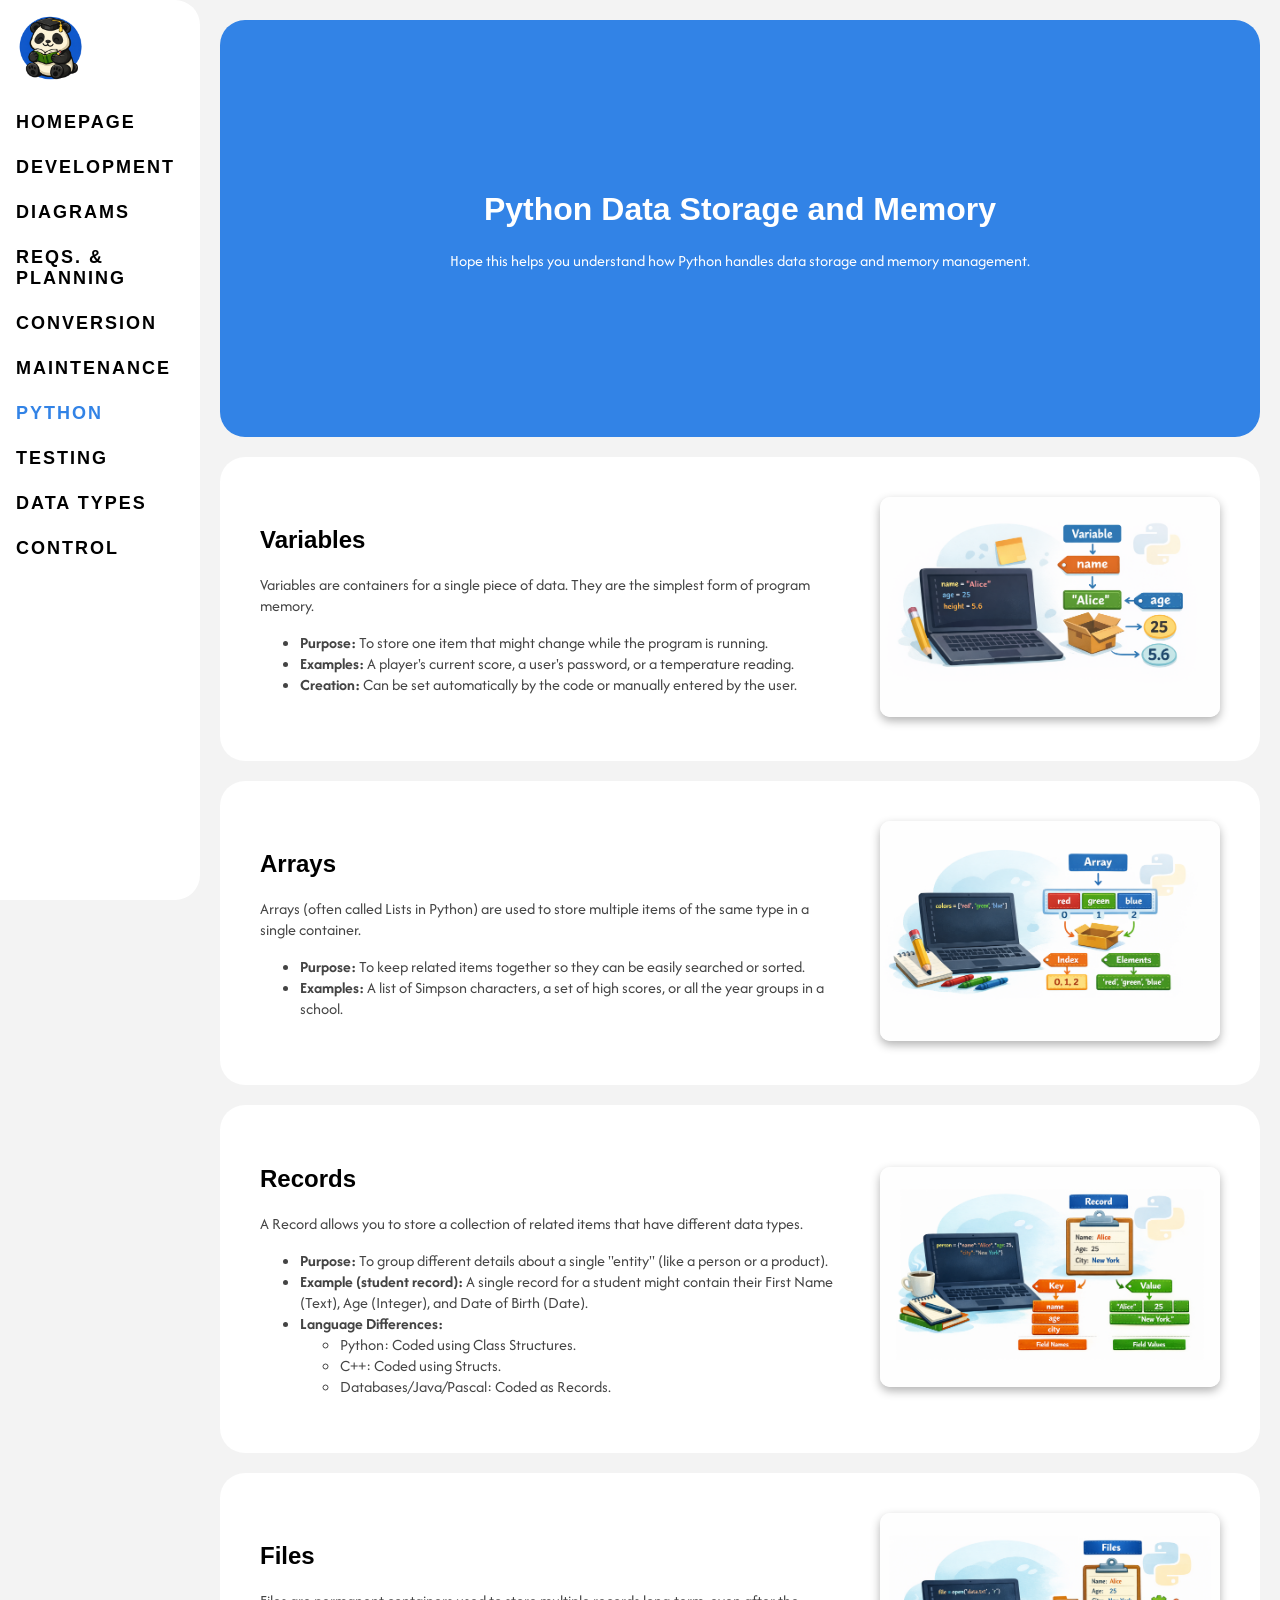
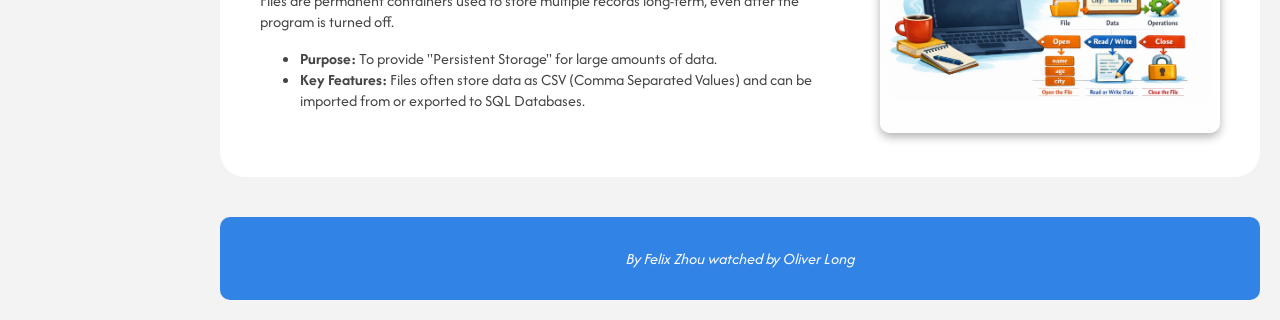
<file: Python.html>
<!DOCTYPE html>
<html lang="en">
<head>
    <meta charset="UTF-8">
    <meta name="viewport" content="width=device-width, initial-scale=1.0">
    <title>Consersion Methods</title>
    <link rel="stylesheet" href="Stylesheet.css">
    <link href="https://fonts.googleapis.com/css2?family=Afacad:wght@400;700&display=swap" rel="stylesheet">
</head>
<body>
    
    <ul class="sidebar">
        <img src="Images/Study-Panda.png" id="logo" alt="Website Logo">
        <li><a href="index.html"><strong>Homepage</strong></a></li>
        <li><a href="Development.html"><strong>Development</strong></a></li>
        <li><a href="Diagrams.html"><strong>Diagrams</strong></a></li>
        <li><a href="Requirement+projectplanning.html"><strong>Reqs. & Planning</strong></a></li>
        <li><a href="Conversion.html"><strong>Conversion</strong></a></li>
        <li><a href="Maintenance.html"><strong>Maintenance</strong></a></li>
        <li><a class="active" href="Python.html"><strong>Python</strong></a></li>
        <li><a href="Testing.html"><strong>Testing</strong></a></li>
        <li><a href="Data-Types.html"><strong>Data Types</strong></a></li>
        <li><a href="Control.html"><strong>Control</strong></a></li>
    </ul>

    <div class="main-content">
        <header id="header">
            <h1>Python Data Storage and Memory</h1>
            <p style="color: white;">Hope this helps you understand how Python handles data storage and memory management.</p>
        </header>

        <section id="Information-section">
        <div class="flex-container">
        <div class="text-content">
            <h2>Variables</h2>
            <p>Variables are containers for a single piece of data. They are the simplest form of program memory.</p>
            <ul>
                <li><strong>Purpose:</strong> To store one item that might change while the program is running.</li>
                <li><strong>Examples:</strong> A player's current score, a user's password, or a temperature reading.</li>
                <li><strong>Creation:</strong> Can be set automatically by the code or manually entered by the user.</li>
            </ul>
        </div>
        <div class="image-content">
            <img src="Images/Variable.png" id="Req-img" alt="Variable Diagram">
        </div>
        </div>
        </section>      

        <section id="Information-section">
        <div class="flex-container">
        <div class="text-content">
            <h2>Arrays</h2>
            <p>Arrays (often called Lists in Python) are used to store multiple items of the same type in a single container.</p>
            <ul>
                <li><strong>Purpose:</strong> To keep related items together so they can be easily searched or sorted.</li>
                <li><strong>Examples:</strong> A list of Simpson characters, a set of high scores, or all the year groups in a school.</li>
            </ul>
            </div>
        <div class="image-content">
            <img src="Images/Array.png" id="Req-img" alt="Array Diagram">
        </div>
        </div>
        </section>

        <section id="Information-section">
        <div class="flex-container">
        <div class="text-content">
            <h2>Records</h2>
            <p>A Record allows you to store a collection of related items that have different data types.</p>
            <ul>
                <li><strong>Purpose:</strong> To group different details about a single "entity" (like a person or a product).</li>
                <li><strong>Example (student record):</strong> A single record for a student might contain their First Name (Text), Age (Integer), and Date of Birth (Date).</li>
                <li><strong>Language Differences:</strong></li>
                <ul>
                    <li>Python: Coded using Class Structures.</li>
                    <li>C++: Coded using Structs.</li>
                    <li>Databases/Java/Pascal: Coded as Records.</li>
                </ul>
            </ul>
        </div>
        <div class="image-content">
            <img src="Images/Record.png" id="Req-img" alt="Record Diagram">
        </div>
        </div>
        </section>

        <section id="Information-section">
        <div class="flex-container">
        <div class="text-content">
            <h2>Files</h2>
            <p>Files are permanent containers used to store multiple records long-term, even after the program is turned off.</p>
            <ul>
                <li><strong>Purpose:</strong> To provide "Persistent Storage" for large amounts of data.</li>
                <li><strong>Key Features:</strong> Files often store data as CSV (Comma Separated Values) and can be imported from or exported to SQL Databases.</li>
            </ul>
        </div>
        <div class="image-content">
            <img src="Images/Files.png" id="Req-img" alt="Files Diagram">
        </div>
        </div>
        </section>

        <footer id="footer">
            <p style="color: white;">By Felix Zhou watched by Oliver Long</p>
        </footer>
    </div>

</body>
</html>
</file>
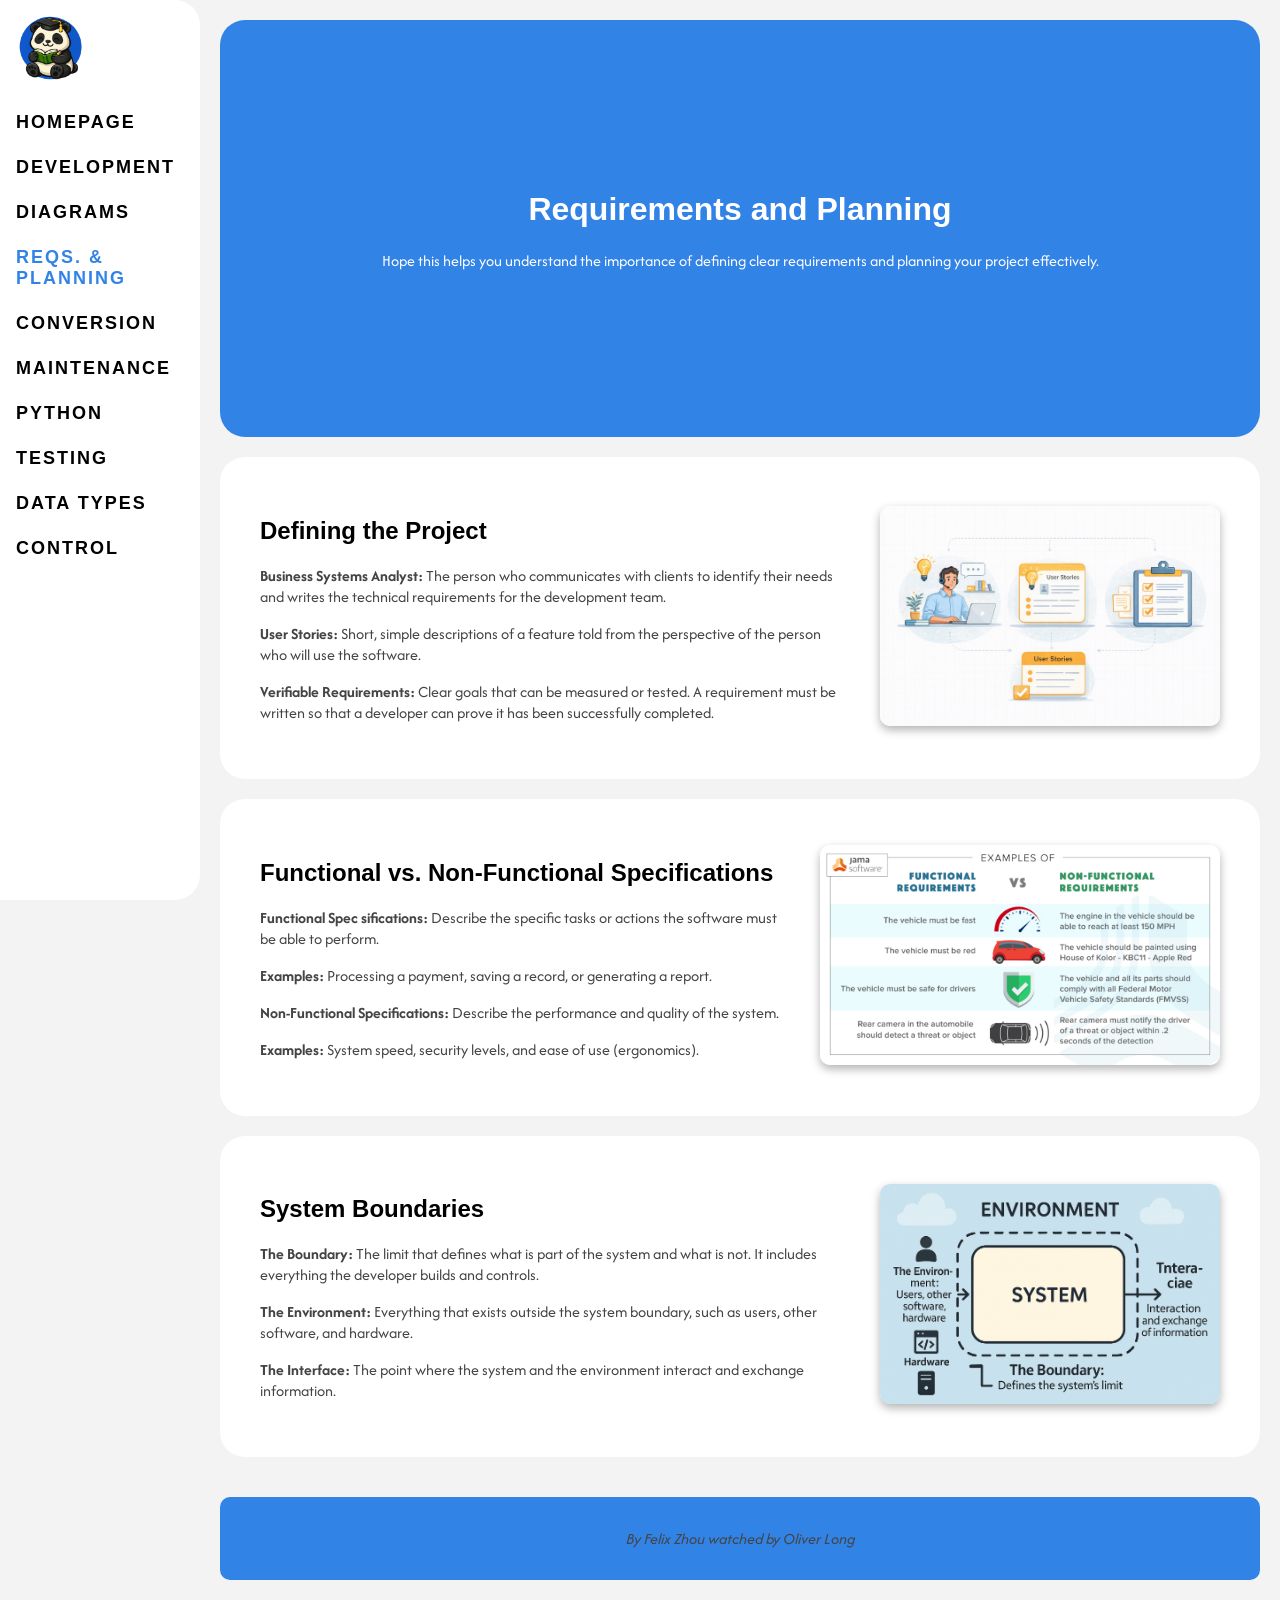
<file: Requirement+projectplanning.html>
<!DOCTYPE html>
<html lang="en">
<head>
    <meta charset="UTF-8">
    <meta name="viewport" content="width=device-width, initial-scale=1.0">
    <title>Requirements and Planning</title>
    <link rel="stylesheet" href="Stylesheet.css">
    <link href="https://fonts.googleapis.com/css2?family=Afacad:wght@400;700&display=swap" rel="stylesheet">
</head>
<body>
    
    <ul class="sidebar">
        <img src="Images/Study-Panda.png" id="logo" alt="Website Logo">
        <li><a href="index.html"><strong>Homepage</strong></a></li>
        <li><a href="Development.html"><strong>Development</strong></a></li>
        <li><a href="Diagrams.html"><strong>Diagrams</strong></a></li>
        <li><a class="active" href="Requirement+projectplanning.html"><strong>Reqs. & Planning</strong></a></li>
        <li><a href="Conversion.html"><strong>Conversion</strong></a></li>
        <li><a href="Maintenance.html"><strong>Maintenance</strong></a></li>
        <li><a href="Python.html"><strong>Python</strong></a></li>
        <li><a href="Testing.html"><strong>Testing</strong></a></li>
        <li><a href="Data-Types.html"><strong>Data Types</strong></a></li>
        <li><a href="Control.html"><strong>Control</strong></a></li>
    </ul>

    <div class="main-content">
        <header id="header">
            <h1>Requirements and Planning</h1>
            <p style="color: white;">Hope this helps you understand the importance of defining clear requirements and planning your project effectively.</p>
        </header>

        <section id="Information-section">
        <div class="flex-container">
        <div class="text-content">
            <h2>Defining the Project</h2>
            <p><strong>Business Systems Analyst: </strong>The person who communicates with clients to identify their needs and writes the technical requirements for the development team.</p>
            <p><strong>User Stories: </strong>Short, simple descriptions of a feature told from the perspective of the person who will use the software.</p>
            <p><strong>Verifiable Requirements: </strong>Clear goals that can be measured or tested. A requirement must be written so that a developer can prove it has been successfully completed.</p>
        </div>
        <div class="image-content">
            <img src="Images/Define.png" id="Req-img" alt="Define Project">
        </div>
        </div>
        </section>      

        <section id="Information-section">
        <div class="flex-container">
        <div class="text-content">
            <h2>Functional vs. Non-Functional Specifications</h2>
            <p><strong>Functional Spec sifications:</strong> Describe the specific tasks or actions the software must be able to perform.</p>
            <p><strong>Examples:</strong> Processing a payment, saving a record, or generating a report.</p>
            <p><strong>Non-Functional Specifications:</strong> Describe the performance and quality of the system.</p>
            <p><strong>Examples:</strong> System speed, security levels, and ease of use (ergonomics).</p>
            </div>
        <div class="image-content">
            <img src="Images/Function.jpg" id="Function-img" alt="Functional and Non-Functional Specifications">
        </div>
        </div>
        </section>

        <section id="Information-section">
        <div class="flex-container">
        <div class="text-content">
            <h2>System Boundaries</h2>
            <p><strong>The Boundary:</strong> The limit that defines what is part of the system and what is not. It includes everything the developer builds and controls.</p>
            <p><strong>The Environment:</strong> Everything that exists outside the system boundary, such as users, other software, and hardware.</p>
            <p><strong>The Interface:</strong> The point where the system and the environment interact and exchange information.</p>
           </div>
        <div class="image-content">
            <img src="Images/Boundary.png" id="Req-img" alt="System Boundaries">
        </div>
        </div>
        </section>

        <footer id="footer">
            <p>By Felix Zhou watched by Oliver Long</p>
        </footer>
    </div>

</body>
</html>
</file>
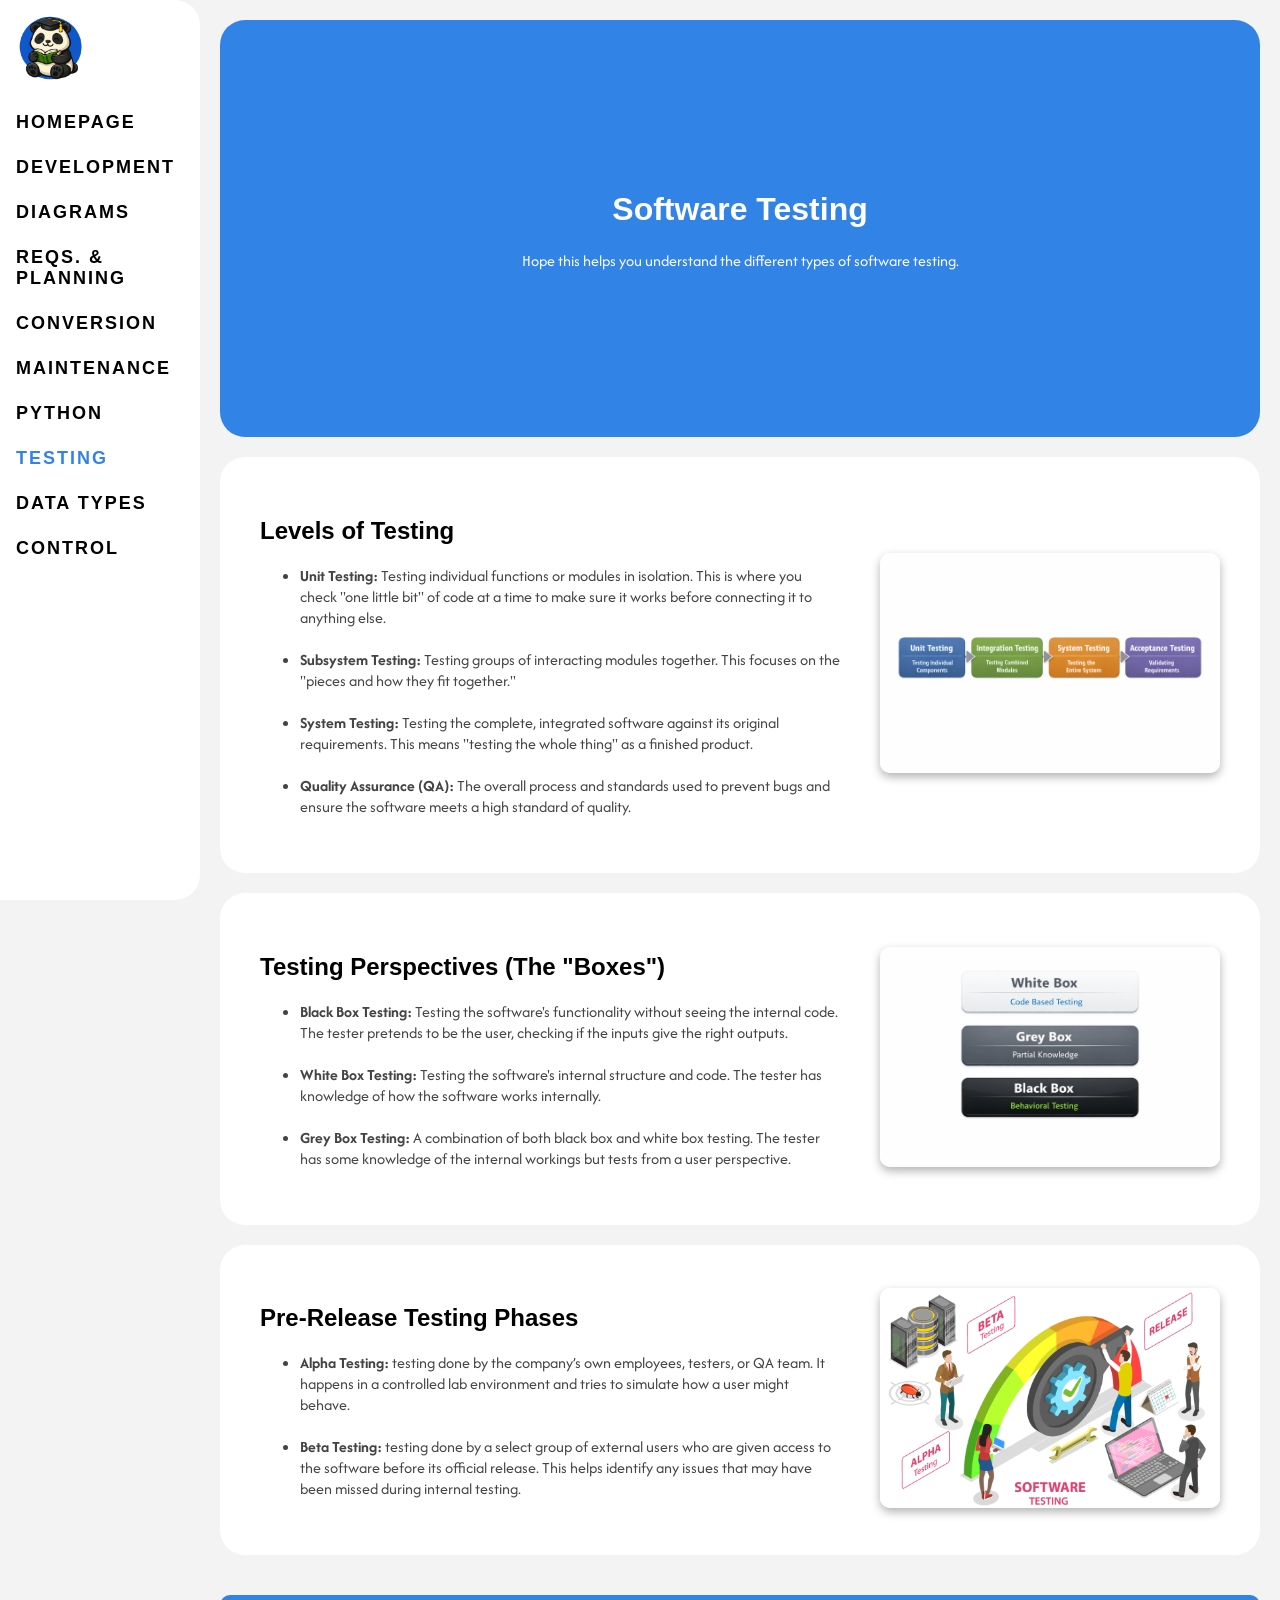
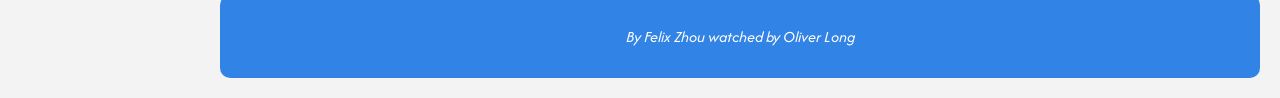
<file: Testing.html>
<!DOCTYPE html>
<html lang="en">
<head>
    <meta charset="UTF-8">
    <meta name="viewport" content="width=device-width, initial-scale=1.0">
    <title>Testing</title>
    <link rel="stylesheet" href="Stylesheet.css">
    <link href="https://fonts.googleapis.com/css2?family=Afacad:wght@400;700&display=swap" rel="stylesheet">
</head>
<body>
    
    <ul class="sidebar">
        <img src="Images/Study-Panda.png" id="logo" alt="Website Logo">
        <li><a href="index.html"><strong>Homepage</strong></a></li>
        <li><a href="Development.html"><strong>Development</strong></a></li>
        <li><a href="Diagrams.html"><strong>Diagrams</strong></a></li>
        <li><a href="Requirement+projectplanning.html"><strong>Reqs. & Planning</strong></a></li>
        <li><a href="Conversion.html"><strong>Conversion</strong></a></li>
        <li><a href="Maintenance.html"><strong>Maintenance</strong></a></li>
        <li><a href="Python.html"><strong>Python</strong></a></li>
        <li><a class="active" href="Testing.html"><strong>Testing</strong></a></li>
        <li><a href="Data-Types.html"><strong>Data Types</strong></a></li>
        <li><a href="Control.html"><strong>Control</strong></a></li>
    </ul>

    <div class="main-content">
        <header id="header">
            <h1>Software Testing</h1>
            <p style="color: white;">Hope this helps you understand the different types of software testing.</p>
        </header>

        <section id="Information-section">
        <div class="flex-container">
        <div class="text-content">
            <h2>Levels of Testing</h2>
            <ul>
                <li><strong>Unit Testing:</strong> Testing individual functions or modules in isolation. This is where you check "one little bit" of code at a time to make sure it works before connecting it to anything else.</li>
                <br>
                <li><strong>Subsystem Testing:</strong> Testing groups of interacting modules together. This focuses on the "pieces and how they fit together."</li>
                <br>
                <li><strong>System Testing:</strong> Testing the complete, integrated software against its original requirements. This means "testing the whole thing" as a finished product.</li>
                <br>
                <li><strong>Quality Assurance (QA):</strong> The overall process and standards used to prevent bugs and ensure the software meets a high standard of quality.</li>
            </ul>
        </div>
        <div class="image-content">
            <img src="Images/Levels.png" id="Req-img" alt="Levels of Testing Diagram">
        </div>
        </div>
        </section>      

        <section id="Information-section">
        <div class="flex-container">
        <div class="text-content">
            <h2>Testing Perspectives (The "Boxes")</h2>
            <ul>
                <li><strong>Black Box Testing:</strong> Testing the software's functionality without seeing the internal code. The tester pretends to be the user, checking if the inputs give the right outputs.</li>
                <br>
                <li><strong>White Box Testing:</strong> Testing the software's internal structure and code. The tester has knowledge of how the software works internally.</li>
                <br>
                <li><strong>Grey Box Testing:</strong> A combination of both black box and white box testing. The tester has some knowledge of the internal workings but tests from a user perspective.</li>
            </ul>
            </div>
        <div class="image-content">
            <img src="Images/Box.png" id="Req-img" alt="Testing Perspectives Diagram">
        </div>
        </div>
        </section>

        <section id="Information-section">
        <div class="flex-container">
        <div class="text-content">
            <h2>Pre-Release Testing Phases</h2>
            <ul>
                <li><strong>Alpha Testing: </strong> testing done by the company’s own employees, testers, or QA team. It happens in a controlled lab environment and tries to simulate how a user might behave.</li>
                <br>
                <li><strong>Beta Testing: </strong> testing done by a select group of external users who are given access to the software before its official release. This helps identify any issues that may have been missed during internal testing.</li>
            </ul>
        </div>
        <div class="image-content">
            <img src="Images/AB-png.png" id="Req-img" alt="Pre-Release Testing Phases Diagram">
        </div>
        </div>
        </section>

        <footer id="footer">
            <p style="color: white;">By Felix Zhou watched by Oliver Long</p>
        </footer>
    </div>

</body>
</html>
</file>
<file: Stylesheet.css>
/*General Page*/
body {
    margin: 0;
    font-family: Arial, sans-serif;
    background-color: #f3f3f3;
}

/*2. Fixed Sidebar*/
.sidebar {
    list-style-type: none;
    margin: 0;
    padding: 0;
    width: 200px;
    background-color: #ffffff;
    position: fixed;
    height: 100%;
    overflow: auto;
    border-top-right-radius: 25px;
    border-bottom-right-radius: 25px;
}

#logo {
    display: block;
    width: 40%;
    margin: 10px;
    height: auto;
}

.sidebar li a {
    display: block;
    color: black;
    padding: 12px 16px;
    text-decoration: none;
    transition: 0.2s;
    font-family: "Impact", "Charcoal", sans-serif; 
    font-size: 18px;         
    letter-spacing: 2px;     
    text-transform: uppercase;
}

.sidebar li a.active {
    color: #3283e6;
}

.sidebar li a:hover:not(.active) {
    color: #3283e6;
}

/*3. Main Content Layout*/
.main-content {
    margin-left: 200px;
    padding: 20px;
}

header {
    padding: 150px;
    background-color: #3283e6;
    border-radius: 25px;
    color: white;
    text-align: center;
}
.flex-container {
    display: flex;
    align-items: center;
    justify-content: space-between;
    gap: 40px;
}

.text-content {
    flex: 2; 
}

.image-content {
    flex: 1; 
}

#Information-section {
    background-color: #ffffff; 
    color: #000000;
    margin: 20px 0;
    padding: 40px;
    border-radius: 25px;
}

p {
    color: #444444;
    font-family: 'Afacad';
}

ul {
    color: #444444;
    font-family: 'Afacad';
}

strong {
    font-weight: 800;
}

.boxes-wrapper {
    display: flex;
    justify-content: space-around;
    gap: 20px;
    padding: 20px;
    flex-wrap: wrap;
}

.boxes-item {
    flex: 1;
    min-width: 200px;
    text-align: center;
}

.white-container {
    background-color: white;
    padding: 15px;
    border-radius: 8px;
    box-shadow: 0px 4px 8px rgba(0,0,0,0.1);
    display: flex;
    align-items: center;
    justify-content: center;
    height: 200px;
}

/*4. Media and Gallery*/
#images {
    max-width: 100%;
    height: auto;
    display: block;
    object-fit: contain;
}

#waterfall-img {
    width: 300px;
    height: 220px;
    object-fit: cover;
    border-radius: 10px;
    box-shadow: 0 4px 10px rgba(0, 0, 0, 0.3);
}

#outsourcing-img {
    width: 450px;
    height: 220px;
    object-fit: cover;
    border-radius: 10px;
    box-shadow: 0 4px 10px rgba(0, 0, 0, 0.3);
}

#customisation-img {
    width: 300px;
    height: 220px;
    object-fit: cover;
    border-radius: 10px;
    box-shadow: 0 4px 10px rgba(0, 0, 0, 0.3);
}

#agile-img {
    width: 340px;
    height: 220px;
    object-fit: cover;
    border-radius: 10px;
    box-shadow: 0 4px 10px rgba(0, 0, 0, 0.3);
}

#Diagram-img {
    width: 340px;
    height: 220px;
    object-fit: cover;
    border-radius: 10px;
    box-shadow: 0 4px 10px rgba(0, 0, 0, 0.3);
}

#DDictionary-img {
    width: 360px;
    height: 180px;
    object-fit: cover;
    border-radius: 10px;
    box-shadow: 0 4px 10px rgba(0, 0, 0, 0.3);
}

#Class-img {
    width: 370px;
    height: 300px;
    object-fit: cover;
    border-radius: 10px;
    box-shadow: 0 4px 10px rgba(0, 0, 0, 0.3);
}

#Req-img {
    width: 340px;
    height: 220px;
    object-fit: cover;
    border-radius: 10px;
    box-shadow: 0 4px 10px rgba(0, 0, 0, 0.3);
}

#Function-img {
    width: 400px;
    height: 220px;
    object-fit: cover;
    border-radius: 10px;
    box-shadow: 0 4px 10px rgba(0, 0, 0, 0.3);
}

#Conversion-img {
    width: 340px;
    height: 220px;
    object-fit: cover;
    border-radius: 10px;
    box-shadow: 0 4px 10px rgba(0, 0, 0, 0.3);
}

#Conversion2-img {
    width: 220px;
    height: 150px;
    object-fit: cover;
    border-radius: 10px;
    box-shadow: 0 4px 10px rgba(0, 0, 0, 0.3);
}

#Tall-img {
    width: 340px;
    height: 500px;
    object-fit: cover;
    border-radius: 10px;
    box-shadow: 0 4px 10px rgba(0, 0, 0, 0.3);
}

#Very-Tall-img {
    width: 250px;
    height: 400px;
    object-fit: cover;
    border-radius: 10px;
    box-shadow: 0 4px 10px rgba(0, 0, 0, 0.3);
}

#Wide-img {
    width: 600px;
    height: 200px;
    object-fit: cover;
    border-radius: 10px;
    box-shadow: 0 4px 10px rgba(0, 0, 0, 0.3);
}

/*5. Footer*/
#footer {
    background-color: #3283e6;
    color: white;
    text-align: center;
    padding: 15px;
    font-style: italic;
    margin-top: 40px;
    border-radius: 10px;
}
</file>
